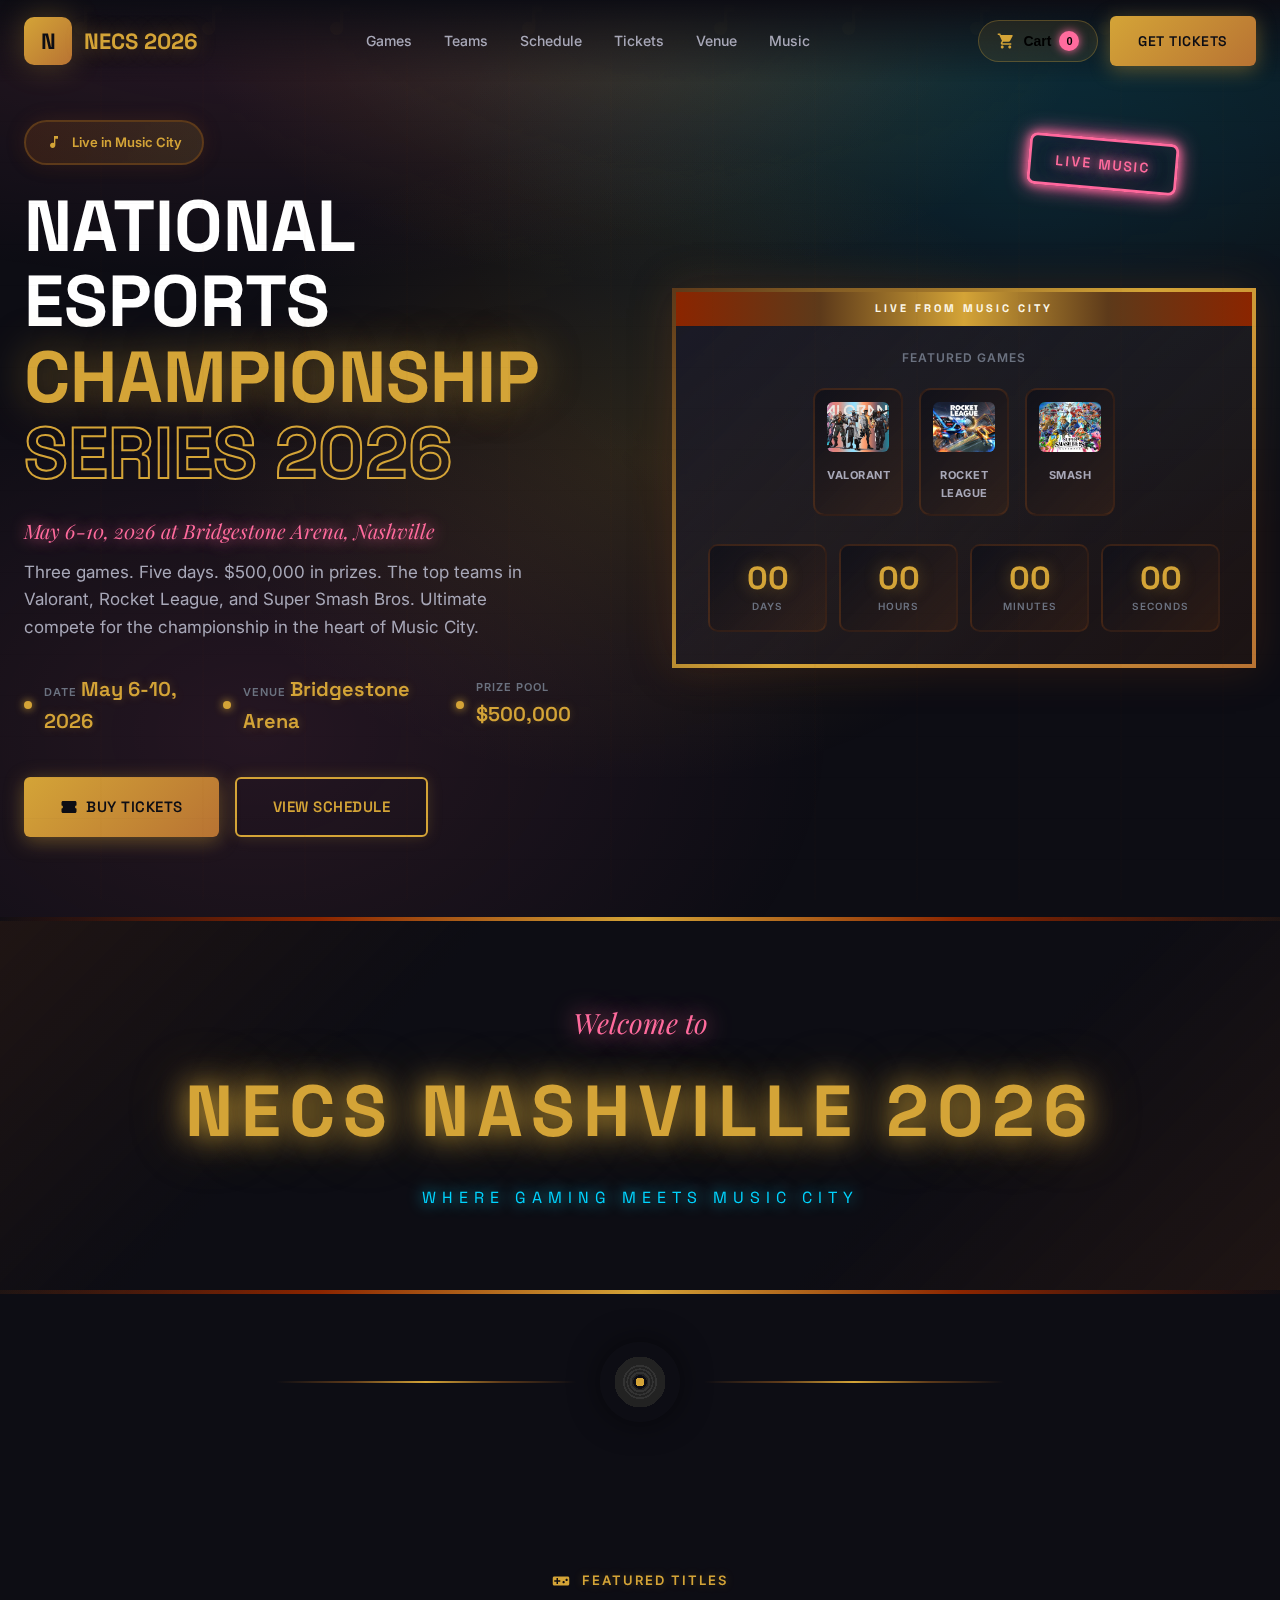
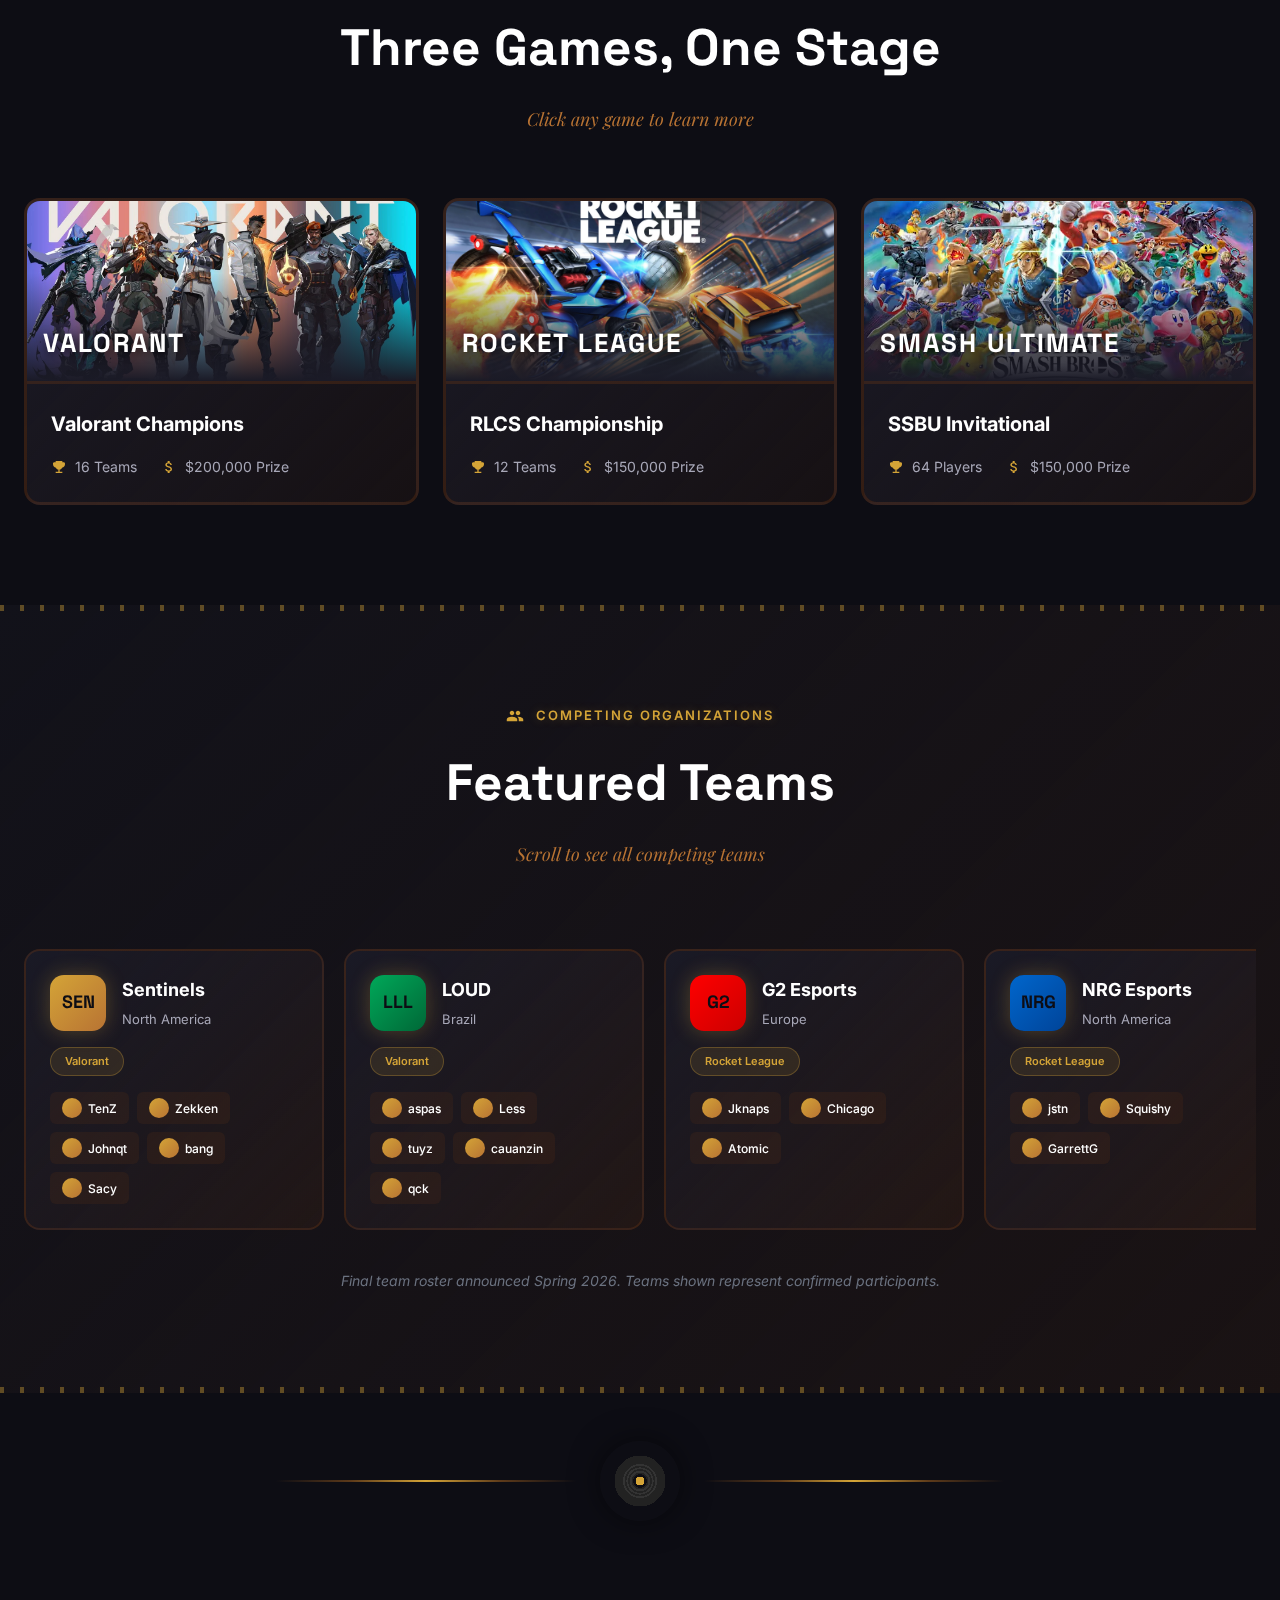
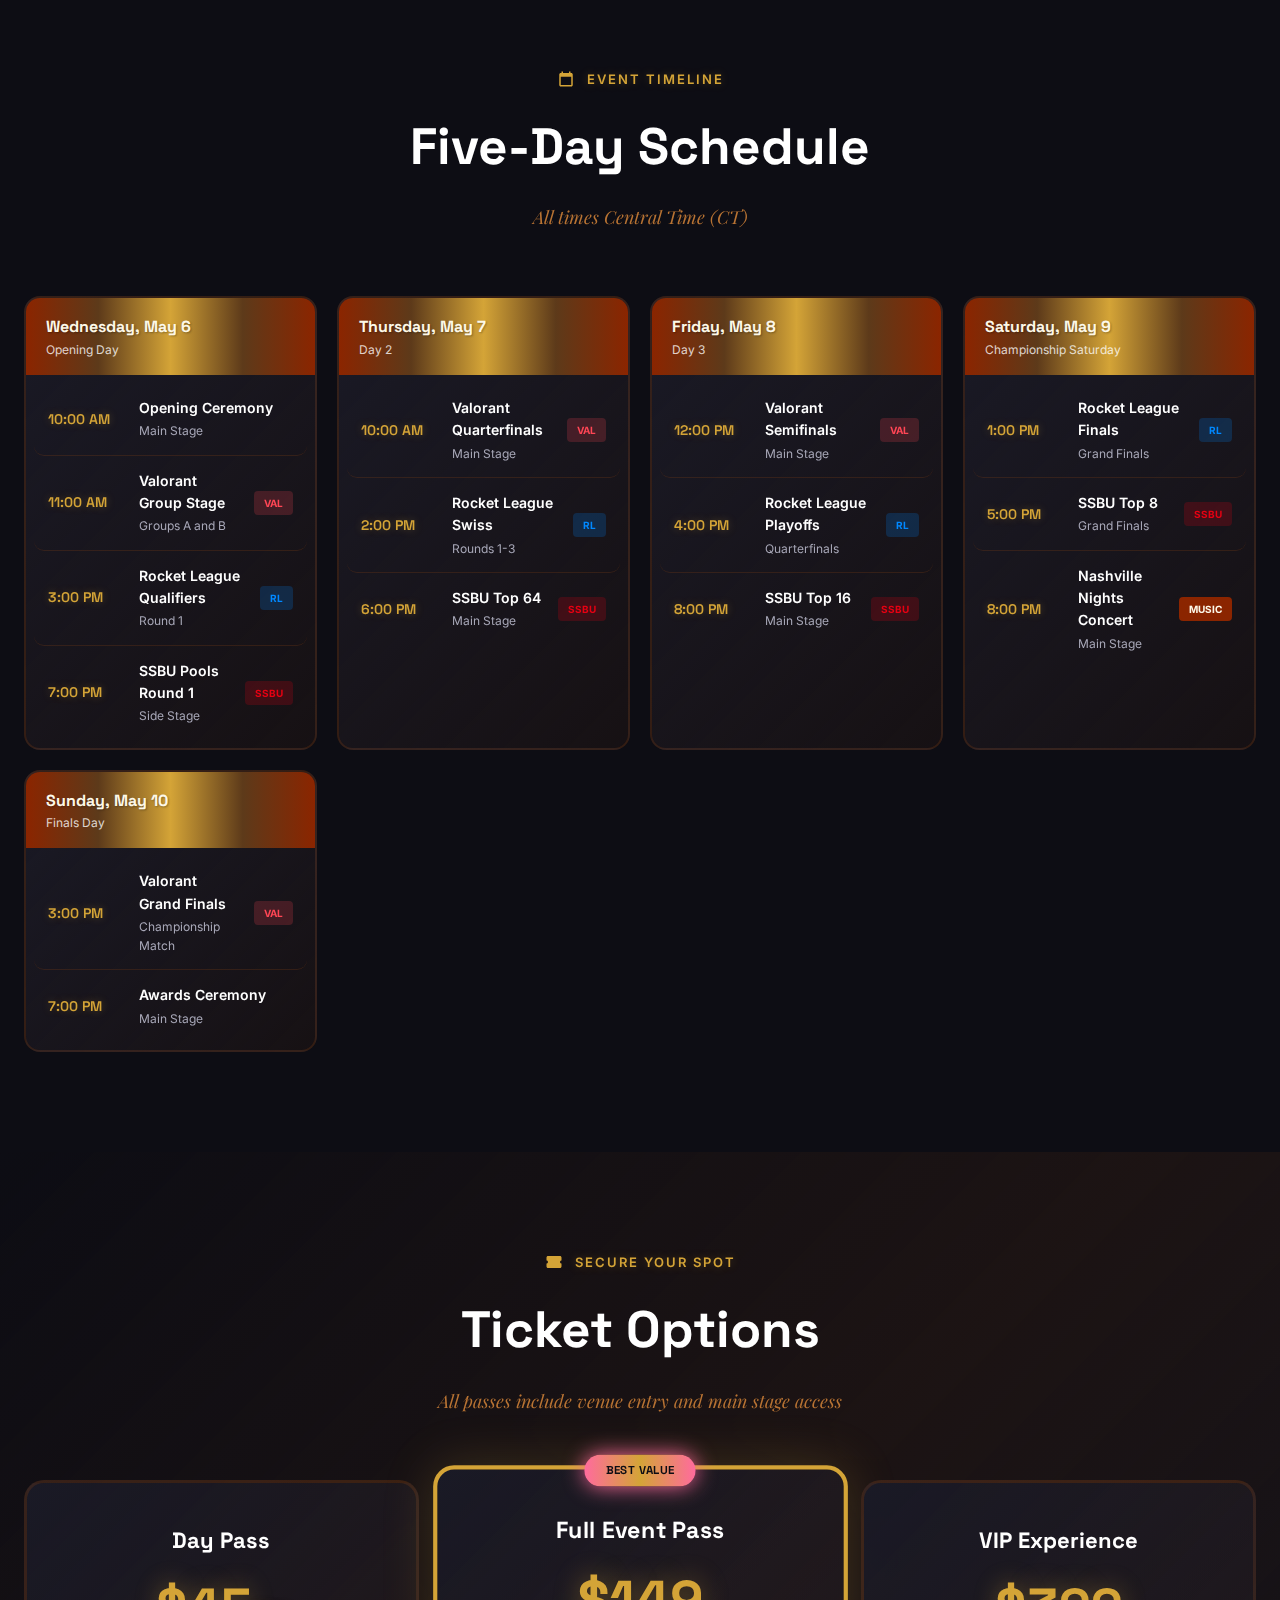
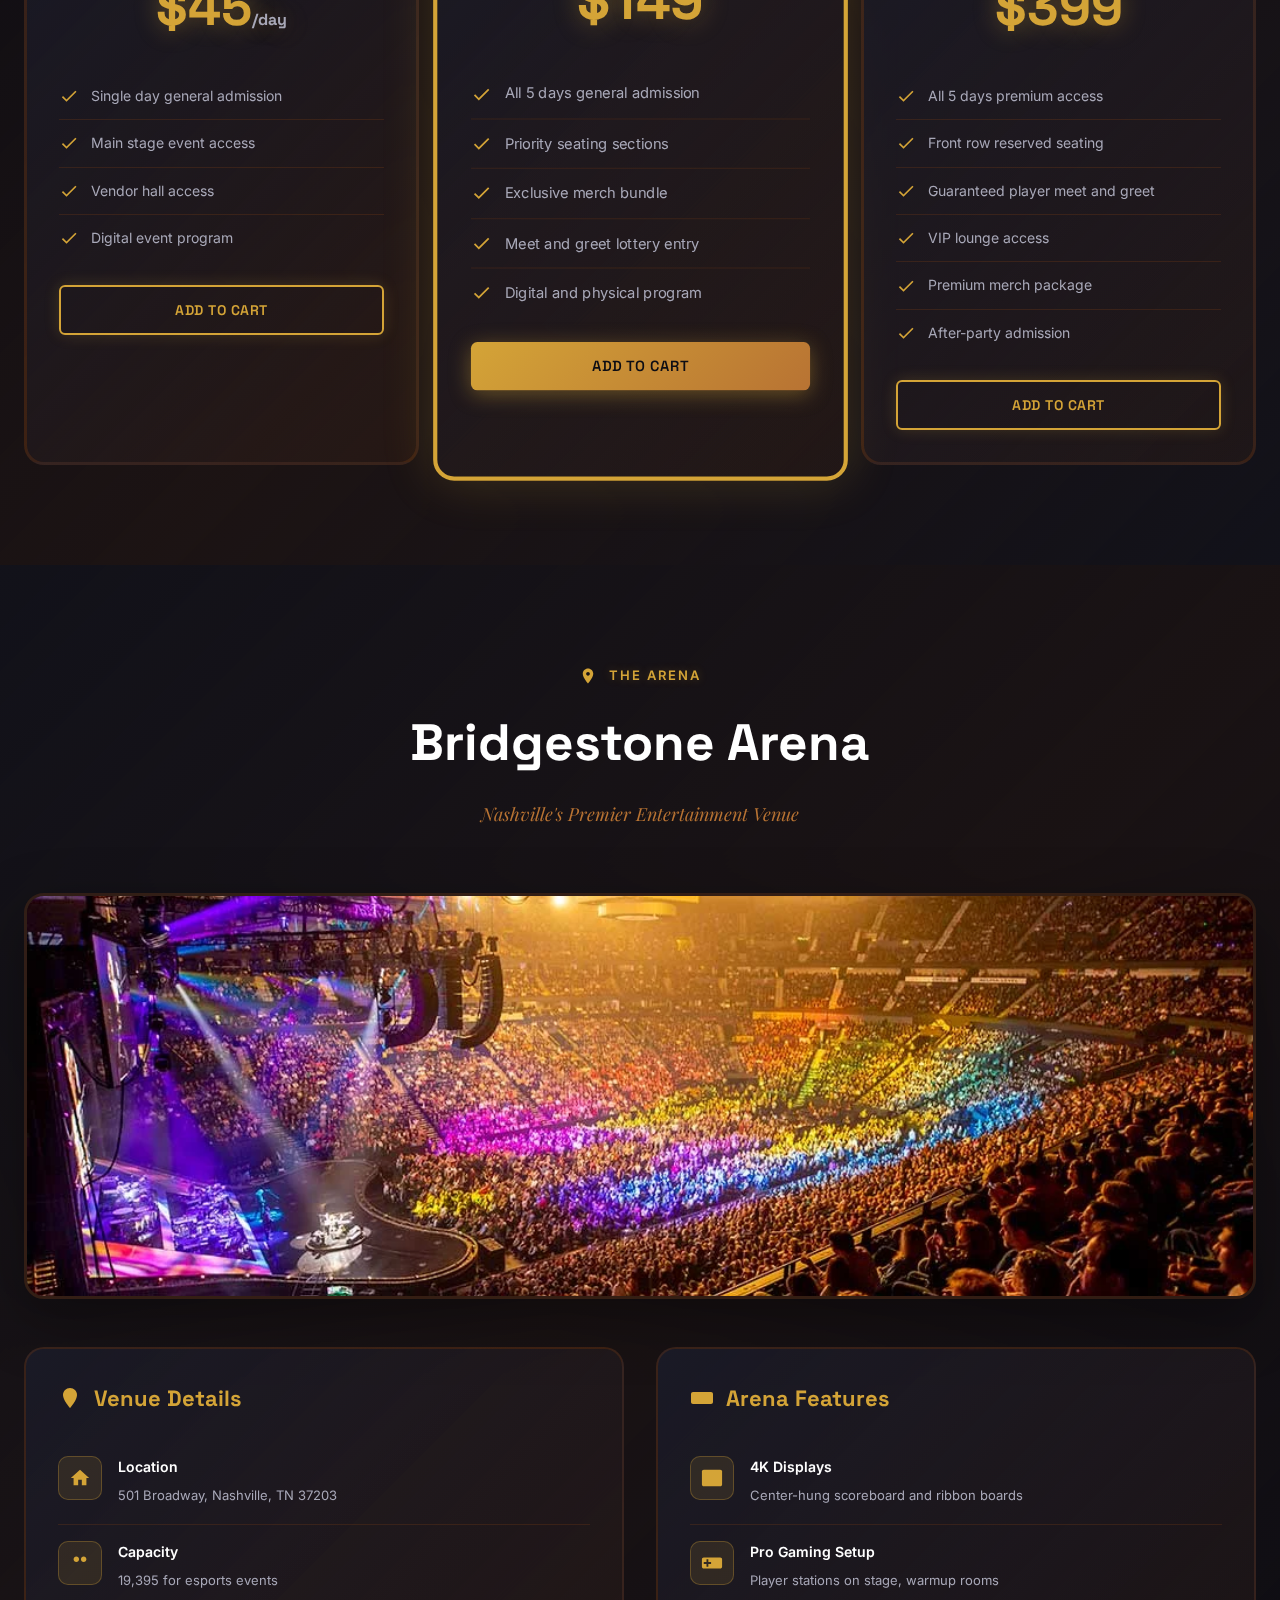
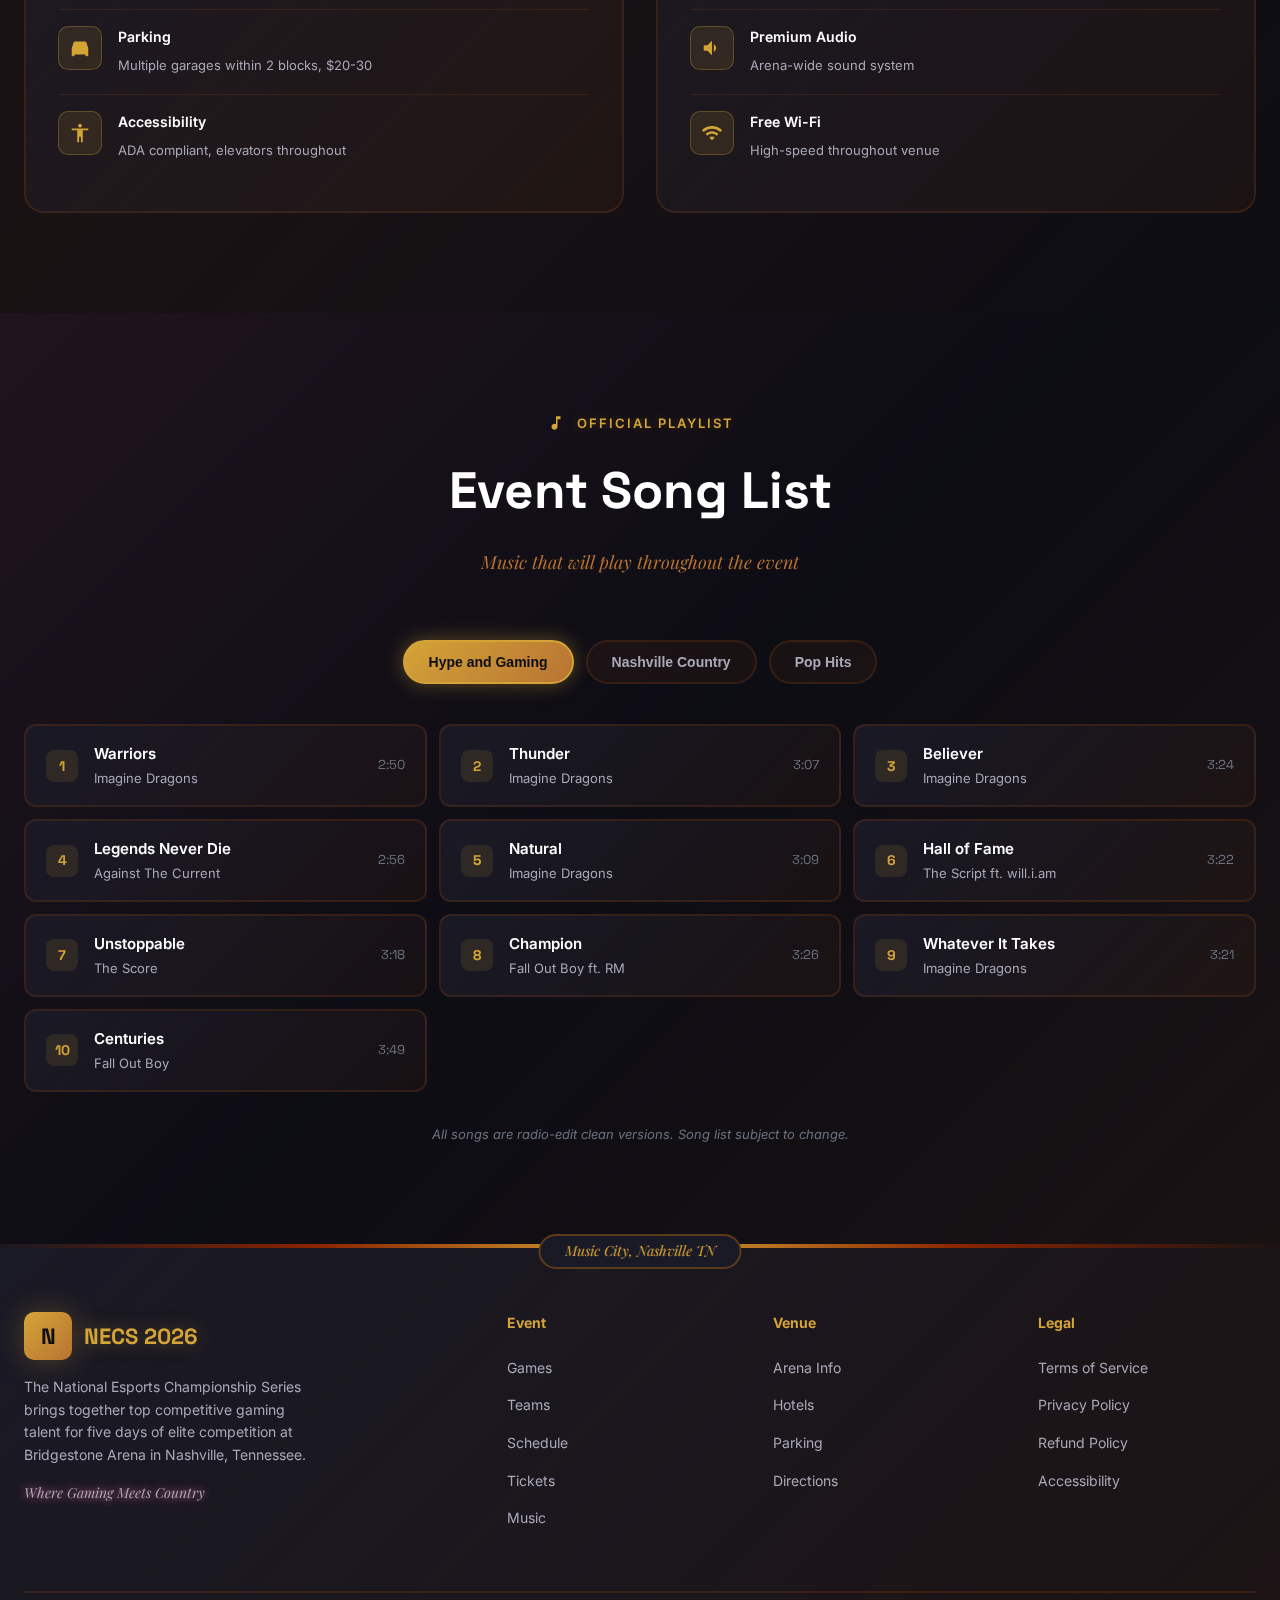
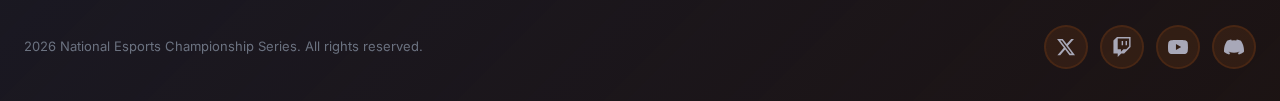
<file: index.html>
<!DOCTYPE html>
<html lang="en">
<head>
  <meta charset="UTF-8">
  <meta name="viewport" content="width=device-width, initial-scale=1.0">
  <title>NECS 2026 | National Esports Championship Series - Nashville</title>
  <meta name="description" content="The National Esports Championship Series 2026. May 6-10 at Bridgestone Arena, Nashville. $500,000 prize pool.">
  <link rel="preconnect" href="https://fonts.googleapis.com">
  <link href="https://fonts.googleapis.com/css2?family=Inter:wght@400;500;600;700;800&family=Playfair+Display:ital,wght@0,600;1,500&family=Space+Grotesk:wght@500;600;700&display=swap" rel="stylesheet">
  <link rel="stylesheet" href="styles.css">
</head>
<body>
  <a href="#main" class="skip-link">Skip to main content</a>

  <!-- floating music notes -->
  <div class="floating-notes" aria-hidden="true">
    <div class="note"><svg viewBox="0 0 24 24"><path d="M12 3v10.55c-.59-.34-1.27-.55-2-.55-2.21 0-4 1.79-4 4s1.79 4 4 4 4-1.79 4-4V7h4V3h-6z"/></svg></div>
    <div class="note"><svg viewBox="0 0 24 24"><path d="M12 3v10.55c-.59-.34-1.27-.55-2-.55-2.21 0-4 1.79-4 4s1.79 4 4 4 4-1.79 4-4V7h4V3h-6z"/></svg></div>
    <div class="note"><svg viewBox="0 0 24 24"><path d="M12 3v10.55c-.59-.34-1.27-.55-2-.55-2.21 0-4 1.79-4 4s1.79 4 4 4 4-1.79 4-4V7h4V3h-6z"/></svg></div>
    <div class="note"><svg viewBox="0 0 24 24"><path d="M12 3v10.55c-.59-.34-1.27-.55-2-.55-2.21 0-4 1.79-4 4s1.79 4 4 4 4-1.79 4-4V7h4V3h-6z"/></svg></div>
    <div class="note"><svg viewBox="0 0 24 24"><path d="M12 3v10.55c-.59-.34-1.27-.55-2-.55-2.21 0-4 1.79-4 4s1.79 4 4 4 4-1.79 4-4V7h4V3h-6z"/></svg></div>
    <div class="note"><svg viewBox="0 0 24 24"><path d="M12 3v10.55c-.59-.34-1.27-.55-2-.55-2.21 0-4 1.79-4 4s1.79 4 4 4 4-1.79 4-4V7h4V3h-6z"/></svg></div>
    <div class="note"><svg viewBox="0 0 24 24"><path d="M12 3v10.55c-.59-.34-1.27-.55-2-.55-2.21 0-4 1.79-4 4s1.79 4 4 4 4-1.79 4-4V7h4V3h-6z"/></svg></div>
    <div class="note"><svg viewBox="0 0 24 24"><path d="M12 3v10.55c-.59-.34-1.27-.55-2-.55-2.21 0-4 1.79-4 4s1.79 4 4 4 4-1.79 4-4V7h4V3h-6z"/></svg></div>
  </div>

  <!-- nav -->
  <nav class="nav" id="nav">
    <div class="nav-container">
      <a href="#" class="nav-brand">
        <div class="nav-logo">N</div>
        <span class="nav-title">NECS 2026</span>
      </a>

      <ul class="nav-links">
        <li><a href="#games" class="nav-link">Games</a></li>
        <li><a href="#teams" class="nav-link">Teams</a></li>
        <li><a href="#schedule" class="nav-link">Schedule</a></li>
        <li><a href="#tickets" class="nav-link">Tickets</a></li>
        <li><a href="#venue" class="nav-link">Venue</a></li>
        <li><a href="#music" class="nav-link">Music</a></li>
      </ul>

      <div class="nav-actions">
        <button class="nav-cart" id="cartBtn" aria-label="Open cart">
          <svg viewBox="0 0 24 24"><path d="M7 18c-1.1 0-1.99.9-1.99 2S5.9 22 7 22s2-.9 2-2-.9-2-2-2zM1 2v2h2l3.6 7.59-1.35 2.45c-.16.28-.25.61-.25.96 0 1.1.9 2 2 2h12v-2H7.42c-.14 0-.25-.11-.25-.25l.03-.12.9-1.63h7.45c.75 0 1.41-.41 1.75-1.03l3.58-6.49c.08-.14.12-.31.12-.48 0-.55-.45-1-1-1H5.21l-.94-2H1zm16 16c-1.1 0-1.99.9-1.99 2s.89 2 1.99 2 2-.9 2-2-.9-2-2-2z"/></svg>
          <span>Cart</span>
          <span class="cart-count" id="cartCount">0</span>
        </button>
        <a href="#tickets" class="btn btn-primary">Get Tickets</a>
        <button class="mobile-menu-btn" aria-label="Open menu" id="mobileMenuBtn">
          <svg width="24" height="24" viewBox="0 0 24 24" fill="currentColor"><path d="M3 18h18v-2H3v2zm0-5h18v-2H3v2zm0-7v2h18V6H3z"/></svg>
        </button>
      </div>
    </div>
  </nav>

  <!-- cart drawer -->
  <div class="cart-overlay" id="cartOverlay"></div>
  <aside class="cart-drawer" id="cartDrawer" role="dialog" aria-label="Shopping cart">
    <div class="cart-header">
      <span class="cart-title">Your Tickets</span>
      <button class="cart-close" id="cartClose" aria-label="Close cart">x</button>
    </div>
    <div class="cart-body" id="cartBody">
      <div class="cart-empty">
        <p><strong>Your cart is empty</strong></p>
        <p style="font-size:13px;margin-top:8px">Add tickets to get started</p>
      </div>
    </div>
    <div class="cart-footer">
      <div class="cart-total">
        <span class="cart-total-label">Subtotal</span>
        <span class="cart-total-value" id="cartTotal">$0</span>
      </div>
      <button class="btn btn-primary checkout-btn" id="checkoutBtn">Proceed to Checkout</button>
    </div>
  </aside>

  <!-- event modal -->
  <div class="modal-overlay" id="eventModal">
    <div class="modal">
      <div class="modal-header">
        <h3 class="modal-title" id="modalTitle">Event Details</h3>
        <button class="modal-close" id="modalClose">x</button>
      </div>
      <div class="modal-body" id="modalBody">
        <p id="modalDesc">Event description goes here.</p>
        <p><strong>Time:</strong> <span id="modalTime"></span></p>
        <p><strong>Stage:</strong> <span id="modalStage"></span></p>
      </div>
      <button class="btn btn-primary modal-btn" id="modalNotify">Set Reminder</button>
    </div>
  </div>

  <!-- toast -->
  <div class="toast" id="toast">Item added to cart</div>

  <main id="main">
    <!-- hero -->
    <section class="hero">
      <div class="hero-bg"></div>
      <div class="stage-lights"></div>
      <div class="neon-sign">LIVE MUSIC</div>

      <div class="hero-container">
        <div class="hero-content">
          <div class="hero-badge">
            <svg viewBox="0 0 24 24"><path d="M12 3v10.55c-.59-.34-1.27-.55-2-.55-2.21 0-4 1.79-4 4s1.79 4 4 4 4-1.79 4-4V7h4V3h-6z"/></svg>
            Live in Music City
          </div>

          <h1 class="hero-title">
            NATIONAL ESPORTS<br>
            <span class="hero-title-gold">CHAMPIONSHIP</span><br>
            <span class="hero-title-outline">SERIES 2026</span>
          </h1>

          <p class="hero-tagline">May 6-10, 2026 at Bridgestone Arena, Nashville</p>

          <p class="hero-subtitle">
            Three games. Five days. $500,000 in prizes. The top teams in Valorant, Rocket League, and Super Smash Bros. Ultimate compete for the championship in the heart of Music City.
          </p>

          <div class="hero-meta">
            <div class="hero-meta-item">
              <span class="hero-meta-label">Date</span>
              <span class="hero-meta-value">May 6-10, 2026</span>
            </div>
            <div class="hero-meta-item">
              <span class="hero-meta-label">Venue</span>
              <span class="hero-meta-value">Bridgestone Arena</span>
            </div>
            <div class="hero-meta-item">
              <span class="hero-meta-label">Prize Pool</span>
              <span class="hero-meta-value">$500,000</span>
            </div>
          </div>

          <div class="hero-actions">
            <a href="#tickets" class="btn btn-primary btn-lg">
              <svg viewBox="0 0 24 24" fill="currentColor"><path d="M22 10V6c0-1.11-.9-2-2-2H4c-1.1 0-1.99.89-1.99 2v4c1.1 0 1.99.9 1.99 2s-.89 2-2 2v4c0 1.1.9 2 2 2h16c1.1 0 2-.9 2-2v-4c-1.1 0-2-.9-2-2s.9-2 2-2z"/></svg>
              Buy Tickets
            </a>
            <a href="#schedule" class="btn btn-outline btn-lg">View Schedule</a>
          </div>
        </div>

        <div class="hero-card">
          <div class="hero-card-label">Featured Games</div>

          <div class="game-showcase">
            <a href="#games" class="game-item">
              <img class="game-item-img" src="images/img-1-f1a1305d46.png" alt="Valorant">
              <div class="game-name">Valorant</div>
            </a>
            <a href="#games" class="game-item">
              <img class="game-item-img" src="images/img-2-828f7bcd7e.png" alt="Rocket League">
              <div class="game-name">Rocket League</div>
            </a>
            <a href="#games" class="game-item">
              <img class="game-item-img" src="images/img-3-fcdd53f857.png" alt="Super Smash Bros Ultimate">
              <div class="game-name">Smash</div>
            </a>
          </div>

          <div class="countdown" aria-label="Countdown to event">
            <div class="countdown-item">
              <div class="countdown-value" id="days">--</div>
              <div class="countdown-label">Days</div>
            </div>
            <div class="countdown-item">
              <div class="countdown-value" id="hours">--</div>
              <div class="countdown-label">Hours</div>
            </div>
            <div class="countdown-item">
              <div class="countdown-value" id="minutes">--</div>
              <div class="countdown-label">Minutes</div>
            </div>
            <div class="countdown-item">
              <div class="countdown-value" id="seconds">--</div>
              <div class="countdown-label">Seconds</div>
            </div>
          </div>
        </div>
      </div>
    </section>

    <!-- nashville banner -->
    <div class="nashville-banner">
      <p class="nashville-text">Welcome to</p>
      <h2 class="nashville-title">NECS NASHVILLE 2026</h2>
      <p class="nashville-subtitle">WHERE GAMING MEETS MUSIC CITY</p>
    </div>

    <!-- vinyl divider -->
    <div class="vinyl-divider">
      <div class="vinyl-line"></div>
      <div class="vinyl-record"></div>
      <div class="vinyl-line"></div>
    </div>

    <!-- games section -->
    <section class="section" id="games">
      <div class="section-header">
        <div class="section-label">
          <svg viewBox="0 0 24 24"><path d="M21 6H3c-1.1 0-2 .9-2 2v8c0 1.1.9 2 2 2h18c1.1 0 2-.9 2-2V8c0-1.1-.9-2-2-2zm-10 7H8v3H6v-3H3v-2h3V8h2v3h3v2zm4.5 2c-.83 0-1.5-.67-1.5-1.5s.67-1.5 1.5-1.5 1.5.67 1.5 1.5-.67 1.5-1.5 1.5zm4-3c-.83 0-1.5-.67-1.5-1.5S18.67 9 19.5 9s1.5.67 1.5 1.5-.67 1.5-1.5 1.5z"/></svg>
          Featured Titles
        </div>
        <h2 class="section-title">Three Games, One Stage</h2>
        <p class="section-subtitle">Click any game to learn more</p>
      </div>

      <div class="games-grid">
        <article class="game-card" id="valorantCard" data-game="valorant">
          <div class="game-card-header">
            <img src="images/img-1-f1a1305d46.png" alt="Valorant">
            <h3 class="game-card-title">Valorant</h3>
          </div>
          <div class="game-card-body">
            <h4 class="game-card-name">Valorant Champions</h4>
            <div class="game-card-stats">
              <div class="game-stat">
                <svg viewBox="0 0 24 24"><path d="M19 5h-2V3H7v2H5c-1.1 0-2 .9-2 2v1c0 2.55 1.92 4.63 4.39 4.94.63 1.5 1.98 2.63 3.61 2.96V19H7v2h10v-2h-4v-3.1c1.63-.33 2.98-1.46 3.61-2.96C19.08 12.63 21 10.55 21 8V7c0-1.1-.9-2-2-2z"/></svg>
                <span>16 Teams</span>
              </div>
              <div class="game-stat">
                <svg viewBox="0 0 24 24"><path d="M11.8 10.9c-2.27-.59-3-1.2-3-2.15 0-1.09 1.01-1.85 2.7-1.85 1.78 0 2.44.85 2.5 2.1h2.21c-.07-1.72-1.12-3.3-3.21-3.81V3h-3v2.16c-1.94.42-3.5 1.68-3.5 3.61 0 2.31 1.91 3.46 4.7 4.13 2.5.6 3 1.48 3 2.41 0 .69-.49 1.79-2.7 1.79-2.06 0-2.87-.92-2.98-2.1h-2.2c.12 2.19 1.76 3.42 3.68 3.83V21h3v-2.15c1.95-.37 3.5-1.5 3.5-3.55 0-2.84-2.43-3.81-4.7-4.4z"/></svg>
                <span>$200,000 Prize</span>
              </div>
            </div>
          </div>
        </article>

        <article class="game-card" id="rocketCard" data-game="rocket">
          <div class="game-card-header">
            <img src="images/img-2-828f7bcd7e.png" alt="Rocket League">
            <h3 class="game-card-title">Rocket League</h3>
          </div>
          <div class="game-card-body">
            <h4 class="game-card-name">RLCS Championship</h4>
            <div class="game-card-stats">
              <div class="game-stat">
                <svg viewBox="0 0 24 24"><path d="M19 5h-2V3H7v2H5c-1.1 0-2 .9-2 2v1c0 2.55 1.92 4.63 4.39 4.94.63 1.5 1.98 2.63 3.61 2.96V19H7v2h10v-2h-4v-3.1c1.63-.33 2.98-1.46 3.61-2.96C19.08 12.63 21 10.55 21 8V7c0-1.1-.9-2-2-2z"/></svg>
                <span>12 Teams</span>
              </div>
              <div class="game-stat">
                <svg viewBox="0 0 24 24"><path d="M11.8 10.9c-2.27-.59-3-1.2-3-2.15 0-1.09 1.01-1.85 2.7-1.85 1.78 0 2.44.85 2.5 2.1h2.21c-.07-1.72-1.12-3.3-3.21-3.81V3h-3v2.16c-1.94.42-3.5 1.68-3.5 3.61 0 2.31 1.91 3.46 4.7 4.13 2.5.6 3 1.48 3 2.41 0 .69-.49 1.79-2.7 1.79-2.06 0-2.87-.92-2.98-2.1h-2.2c.12 2.19 1.76 3.42 3.68 3.83V21h3v-2.15c1.95-.37 3.5-1.5 3.5-3.55 0-2.84-2.43-3.81-4.7-4.4z"/></svg>
                <span>$150,000 Prize</span>
              </div>
            </div>
          </div>
        </article>

        <article class="game-card" id="smashCard" data-game="smash">
          <div class="game-card-header">
            <img src="images/img-3-fcdd53f857.png" alt="Super Smash Bros Ultimate">
            <h3 class="game-card-title">Smash Ultimate</h3>
          </div>
          <div class="game-card-body">
            <h4 class="game-card-name">SSBU Invitational</h4>
            <div class="game-card-stats">
              <div class="game-stat">
                <svg viewBox="0 0 24 24"><path d="M19 5h-2V3H7v2H5c-1.1 0-2 .9-2 2v1c0 2.55 1.92 4.63 4.39 4.94.63 1.5 1.98 2.63 3.61 2.96V19H7v2h10v-2h-4v-3.1c1.63-.33 2.98-1.46 3.61-2.96C19.08 12.63 21 10.55 21 8V7c0-1.1-.9-2-2-2z"/></svg>
                <span>64 Players</span>
              </div>
              <div class="game-stat">
                <svg viewBox="0 0 24 24"><path d="M11.8 10.9c-2.27-.59-3-1.2-3-2.15 0-1.09 1.01-1.85 2.7-1.85 1.78 0 2.44.85 2.5 2.1h2.21c-.07-1.72-1.12-3.3-3.21-3.81V3h-3v2.16c-1.94.42-3.5 1.68-3.5 3.61 0 2.31 1.91 3.46 4.7 4.13 2.5.6 3 1.48 3 2.41 0 .69-.49 1.79-2.7 1.79-2.06 0-2.87-.92-2.98-2.1h-2.2c.12 2.19 1.76 3.42 3.68 3.83V21h3v-2.15c1.95-.37 3.5-1.5 3.5-3.55 0-2.84-2.43-3.81-4.7-4.4z"/></svg>
                <span>$150,000 Prize</span>
              </div>
            </div>
          </div>
        </article>
      </div>
    </section>

    <!-- teams section -->
    <section class="teams-section" id="teams">
      <div class="teams-container">
        <div class="section-header">
          <div class="section-label">
            <svg viewBox="0 0 24 24"><path d="M16 11c1.66 0 2.99-1.34 2.99-3S17.66 5 16 5c-1.66 0-3 1.34-3 3s1.34 3 3 3zm-8 0c1.66 0 2.99-1.34 2.99-3S9.66 5 8 5C6.34 5 5 6.34 5 8s1.34 3 3 3zm0 2c-2.33 0-7 1.17-7 3.5V19h14v-2.5c0-2.33-4.67-3.5-7-3.5zm8 0c-.29 0-.62.02-.97.05 1.16.84 1.97 1.97 1.97 3.45V19h6v-2.5c0-2.33-4.67-3.5-7-3.5z"/></svg>
            Competing Organizations
          </div>
          <h2 class="section-title">Featured Teams</h2>
          <p class="section-subtitle">Scroll to see all competing teams</p>
        </div>

        <div class="teams-scroll">
          <article class="team-card">
            <div class="team-header">
              <div class="team-logo">SEN</div>
              <div class="team-info">
                <h3>Sentinels</h3>
                <p>North America</p>
              </div>
            </div>
            <span class="team-game-badge">Valorant</span>
            <div class="team-roster">
              <div class="roster-player"><div class="player-avatar"></div>TenZ</div>
              <div class="roster-player"><div class="player-avatar"></div>Zekken</div>
              <div class="roster-player"><div class="player-avatar"></div>Johnqt</div>
              <div class="roster-player"><div class="player-avatar"></div>bang</div>
              <div class="roster-player"><div class="player-avatar"></div>Sacy</div>
            </div>
          </article>

          <article class="team-card">
            <div class="team-header">
              <div class="team-logo" style="background: linear-gradient(135deg, #00A859, #006837);">LLL</div>
              <div class="team-info">
                <h3>LOUD</h3>
                <p>Brazil</p>
              </div>
            </div>
            <span class="team-game-badge">Valorant</span>
            <div class="team-roster">
              <div class="roster-player"><div class="player-avatar"></div>aspas</div>
              <div class="roster-player"><div class="player-avatar"></div>Less</div>
              <div class="roster-player"><div class="player-avatar"></div>tuyz</div>
              <div class="roster-player"><div class="player-avatar"></div>cauanzin</div>
              <div class="roster-player"><div class="player-avatar"></div>qck</div>
            </div>
          </article>

          <article class="team-card">
            <div class="team-header">
              <div class="team-logo" style="background: linear-gradient(135deg, #FF0000, #CC0000);">G2</div>
              <div class="team-info">
                <h3>G2 Esports</h3>
                <p>Europe</p>
              </div>
            </div>
            <span class="team-game-badge">Rocket League</span>
            <div class="team-roster">
              <div class="roster-player"><div class="player-avatar"></div>Jknaps</div>
              <div class="roster-player"><div class="player-avatar"></div>Chicago</div>
              <div class="roster-player"><div class="player-avatar"></div>Atomic</div>
            </div>
          </article>

          <article class="team-card">
            <div class="team-header">
              <div class="team-logo" style="background: linear-gradient(135deg, #0066CC, #004499);">NRG</div>
              <div class="team-info">
                <h3>NRG Esports</h3>
                <p>North America</p>
              </div>
            </div>
            <span class="team-game-badge">Rocket League</span>
            <div class="team-roster">
              <div class="roster-player"><div class="player-avatar"></div>jstn</div>
              <div class="roster-player"><div class="player-avatar"></div>Squishy</div>
              <div class="roster-player"><div class="player-avatar"></div>GarrettG</div>
            </div>
          </article>

          <article class="team-card">
            <div class="team-header">
              <div class="team-logo" style="background: linear-gradient(135deg, #E60012, #990000);">T1</div>
              <div class="team-info">
                <h3>T1 Esports</h3>
                <p>Mexico</p>
              </div>
            </div>
            <span class="team-game-badge">Smash Ultimate</span>
            <div class="team-roster">
              <div class="roster-player"><div class="player-avatar"></div>MkLeo</div>
            </div>
          </article>

          <article class="team-card">
            <div class="team-header">
              <div class="team-logo" style="background: linear-gradient(135deg, #1A4D2E, #0D2818);">FLC</div>
              <div class="team-info">
                <h3>Team Falcons</h3>
                <p>Mexico</p>
              </div>
            </div>
            <span class="team-game-badge">Smash Ultimate</span>
            <div class="team-roster">
              <div class="roster-player"><div class="player-avatar"></div>Sparg0</div>
            </div>
          </article>
        </div>

        <p class="teams-note">Final team roster announced Spring 2026. Teams shown represent confirmed participants.</p>
      </div>
    </section>

    <!-- vinyl divider -->
    <div class="vinyl-divider">
      <div class="vinyl-line"></div>
      <div class="vinyl-record"></div>
      <div class="vinyl-line"></div>
    </div>

    <!-- schedule section -->
    <section class="section" id="schedule">
      <div class="section-header">
        <div class="section-label">
          <svg viewBox="0 0 24 24"><path d="M19 4h-1V2h-2v2H8V2H6v2H5c-1.11 0-1.99.9-1.99 2L3 20c0 1.1.89 2 2 2h14c1.1 0 2-.9 2-2V6c0-1.1-.9-2-2-2zm0 16H5V9h14v11z"/></svg>
          Event Timeline
        </div>
        <h2 class="section-title">Five-Day Schedule</h2>
        <p class="section-subtitle">All times Central Time (CT)</p>
      </div>

      <div class="schedule-grid">
        <div class="schedule-day">
          <div class="schedule-day-header">
            <h3>Wednesday, May 6</h3>
            <p>Opening Day</p>
          </div>
          <div class="schedule-events">
            <div class="schedule-event" data-event="Opening Ceremony" data-time="10:00 AM" data-stage="Main Stage">
              <span class="event-time">10:00 AM</span>
              <div class="event-info"><div class="event-title">Opening Ceremony</div><div class="event-game">Main Stage</div></div>
            </div>
            <div class="schedule-event" data-event="Valorant Group Stage" data-time="11:00 AM" data-stage="Groups A and B">
              <span class="event-time">11:00 AM</span>
              <div class="event-info"><div class="event-title">Valorant Group Stage</div><div class="event-game">Groups A and B</div></div>
              <span class="event-badge val">VAL</span>
            </div>
            <div class="schedule-event" data-event="Rocket League Qualifiers" data-time="3:00 PM" data-stage="Round 1">
              <span class="event-time">3:00 PM</span>
              <div class="event-info"><div class="event-title">Rocket League Qualifiers</div><div class="event-game">Round 1</div></div>
              <span class="event-badge rl">RL</span>
            </div>
            <div class="schedule-event" data-event="SSBU Pools Round 1" data-time="7:00 PM" data-stage="Side Stage">
              <span class="event-time">7:00 PM</span>
              <div class="event-info"><div class="event-title">SSBU Pools Round 1</div><div class="event-game">Side Stage</div></div>
              <span class="event-badge ssbu">SSBU</span>
            </div>
          </div>
        </div>

        <div class="schedule-day">
          <div class="schedule-day-header">
            <h3>Thursday, May 7</h3>
            <p>Day 2</p>
          </div>
          <div class="schedule-events">
            <div class="schedule-event" data-event="Valorant Quarterfinals" data-time="10:00 AM" data-stage="Main Stage">
              <span class="event-time">10:00 AM</span>
              <div class="event-info"><div class="event-title">Valorant Quarterfinals</div><div class="event-game">Main Stage</div></div>
              <span class="event-badge val">VAL</span>
            </div>
            <div class="schedule-event" data-event="Rocket League Swiss Rounds 1-3" data-time="2:00 PM" data-stage="Side Stage">
              <span class="event-time">2:00 PM</span>
              <div class="event-info"><div class="event-title">Rocket League Swiss</div><div class="event-game">Rounds 1-3</div></div>
              <span class="event-badge rl">RL</span>
            </div>
            <div class="schedule-event" data-event="SSBU Top 64" data-time="6:00 PM" data-stage="Main Stage">
              <span class="event-time">6:00 PM</span>
              <div class="event-info"><div class="event-title">SSBU Top 64</div><div class="event-game">Main Stage</div></div>
              <span class="event-badge ssbu">SSBU</span>
            </div>
          </div>
        </div>

        <div class="schedule-day">
          <div class="schedule-day-header">
            <h3>Friday, May 8</h3>
            <p>Day 3</p>
          </div>
          <div class="schedule-events">
            <div class="schedule-event" data-event="Valorant Semifinals" data-time="12:00 PM" data-stage="Main Stage">
              <span class="event-time">12:00 PM</span>
              <div class="event-info"><div class="event-title">Valorant Semifinals</div><div class="event-game">Main Stage</div></div>
              <span class="event-badge val">VAL</span>
            </div>
            <div class="schedule-event" data-event="Rocket League Quarterfinals" data-time="4:00 PM" data-stage="Main Stage">
              <span class="event-time">4:00 PM</span>
              <div class="event-info"><div class="event-title">Rocket League Playoffs</div><div class="event-game">Quarterfinals</div></div>
              <span class="event-badge rl">RL</span>
            </div>
            <div class="schedule-event" data-event="SSBU Top 16" data-time="8:00 PM" data-stage="Main Stage">
              <span class="event-time">8:00 PM</span>
              <div class="event-info"><div class="event-title">SSBU Top 16</div><div class="event-game">Main Stage</div></div>
              <span class="event-badge ssbu">SSBU</span>
            </div>
          </div>
        </div>

        <div class="schedule-day">
          <div class="schedule-day-header">
            <h3>Saturday, May 9</h3>
            <p>Championship Saturday</p>
          </div>
          <div class="schedule-events">
            <div class="schedule-event" data-event="Rocket League Grand Finals" data-time="1:00 PM" data-stage="Main Stage">
              <span class="event-time">1:00 PM</span>
              <div class="event-info"><div class="event-title">Rocket League Finals</div><div class="event-game">Grand Finals</div></div>
              <span class="event-badge rl">RL</span>
            </div>
            <div class="schedule-event" data-event="SSBU Top 8 Grand Finals" data-time="5:00 PM" data-stage="Main Stage">
              <span class="event-time">5:00 PM</span>
              <div class="event-info"><div class="event-title">SSBU Top 8</div><div class="event-game">Grand Finals</div></div>
              <span class="event-badge ssbu">SSBU</span>
            </div>
            <div class="schedule-event" data-event="Nashville Nights Concert" data-time="8:00 PM" data-stage="Main Stage">
              <span class="event-time">8:00 PM</span>
              <div class="event-info"><div class="event-title">Nashville Nights Concert</div><div class="event-game">Main Stage</div></div>
              <span class="event-badge music">MUSIC</span>
            </div>
          </div>
        </div>

        <div class="schedule-day">
          <div class="schedule-day-header">
            <h3>Sunday, May 10</h3>
            <p>Finals Day</p>
          </div>
          <div class="schedule-events">
            <div class="schedule-event" data-event="Valorant Grand Finals Championship" data-time="3:00 PM" data-stage="Main Stage">
              <span class="event-time">3:00 PM</span>
              <div class="event-info"><div class="event-title">Valorant Grand Finals</div><div class="event-game">Championship Match</div></div>
              <span class="event-badge val">VAL</span>
            </div>
            <div class="schedule-event" data-event="Awards Ceremony" data-time="7:00 PM" data-stage="Main Stage">
              <span class="event-time">7:00 PM</span>
              <div class="event-info"><div class="event-title">Awards Ceremony</div><div class="event-game">Main Stage</div></div>
            </div>
          </div>
        </div>
      </div>
    </section>

    <!-- tickets section -->
    <section class="tickets-section" id="tickets">
      <div class="tickets-container">
        <div class="section-header">
          <div class="section-label">
            <svg viewBox="0 0 24 24"><path d="M22 10V6c0-1.11-.9-2-2-2H4c-1.1 0-1.99.89-1.99 2v4c1.1 0 1.99.9 1.99 2s-.89 2-2 2v4c0 1.1.9 2 2 2h16c1.1 0 2-.9 2-2v-4c-1.1 0-2-.9-2-2s.9-2 2-2z"/></svg>
            Secure Your Spot
          </div>
          <h2 class="section-title">Ticket Options</h2>
          <p class="section-subtitle">All passes include venue entry and main stage access</p>
        </div>

        <div class="tickets-grid">
          <article class="ticket-card">
            <h3 class="ticket-name">Day Pass</h3>
            <div class="ticket-price">$45<span>/day</span></div>
            <ul class="ticket-features">
              <li><span class="feature-check"><svg viewBox="0 0 24 24"><path d="M9 16.17L4.83 12l-1.42 1.41L9 19 21 7l-1.41-1.41z"/></svg></span>Single day general admission</li>
              <li><span class="feature-check"><svg viewBox="0 0 24 24"><path d="M9 16.17L4.83 12l-1.42 1.41L9 19 21 7l-1.41-1.41z"/></svg></span>Main stage event access</li>
              <li><span class="feature-check"><svg viewBox="0 0 24 24"><path d="M9 16.17L4.83 12l-1.42 1.41L9 19 21 7l-1.41-1.41z"/></svg></span>Vendor hall access</li>
              <li><span class="feature-check"><svg viewBox="0 0 24 24"><path d="M9 16.17L4.83 12l-1.42 1.41L9 19 21 7l-1.41-1.41z"/></svg></span>Digital event program</li>
            </ul>
            <button class="btn btn-outline ticket-btn" data-ticket="day">Add to Cart</button>
          </article>

          <article class="ticket-card featured">
            <span class="ticket-popular">Best Value</span>
            <h3 class="ticket-name">Full Event Pass</h3>
            <div class="ticket-price">$149</div>
            <ul class="ticket-features">
              <li><span class="feature-check"><svg viewBox="0 0 24 24"><path d="M9 16.17L4.83 12l-1.42 1.41L9 19 21 7l-1.41-1.41z"/></svg></span>All 5 days general admission</li>
              <li><span class="feature-check"><svg viewBox="0 0 24 24"><path d="M9 16.17L4.83 12l-1.42 1.41L9 19 21 7l-1.41-1.41z"/></svg></span>Priority seating sections</li>
              <li><span class="feature-check"><svg viewBox="0 0 24 24"><path d="M9 16.17L4.83 12l-1.42 1.41L9 19 21 7l-1.41-1.41z"/></svg></span>Exclusive merch bundle</li>
              <li><span class="feature-check"><svg viewBox="0 0 24 24"><path d="M9 16.17L4.83 12l-1.42 1.41L9 19 21 7l-1.41-1.41z"/></svg></span>Meet and greet lottery entry</li>
              <li><span class="feature-check"><svg viewBox="0 0 24 24"><path d="M9 16.17L4.83 12l-1.42 1.41L9 19 21 7l-1.41-1.41z"/></svg></span>Digital and physical program</li>
            </ul>
            <button class="btn btn-primary ticket-btn" data-ticket="full">Add to Cart</button>
          </article>

          <article class="ticket-card">
            <h3 class="ticket-name">VIP Experience</h3>
            <div class="ticket-price">$399</div>
            <ul class="ticket-features">
              <li><span class="feature-check"><svg viewBox="0 0 24 24"><path d="M9 16.17L4.83 12l-1.42 1.41L9 19 21 7l-1.41-1.41z"/></svg></span>All 5 days premium access</li>
              <li><span class="feature-check"><svg viewBox="0 0 24 24"><path d="M9 16.17L4.83 12l-1.42 1.41L9 19 21 7l-1.41-1.41z"/></svg></span>Front row reserved seating</li>
              <li><span class="feature-check"><svg viewBox="0 0 24 24"><path d="M9 16.17L4.83 12l-1.42 1.41L9 19 21 7l-1.41-1.41z"/></svg></span>Guaranteed player meet and greet</li>
              <li><span class="feature-check"><svg viewBox="0 0 24 24"><path d="M9 16.17L4.83 12l-1.42 1.41L9 19 21 7l-1.41-1.41z"/></svg></span>VIP lounge access</li>
              <li><span class="feature-check"><svg viewBox="0 0 24 24"><path d="M9 16.17L4.83 12l-1.42 1.41L9 19 21 7l-1.41-1.41z"/></svg></span>Premium merch package</li>
              <li><span class="feature-check"><svg viewBox="0 0 24 24"><path d="M9 16.17L4.83 12l-1.42 1.41L9 19 21 7l-1.41-1.41z"/></svg></span>After-party admission</li>
            </ul>
            <button class="btn btn-outline ticket-btn" data-ticket="vip">Add to Cart</button>
          </article>
        </div>
      </div>
    </section>

    <!-- venue section -->
    <section class="section venue-section" id="venue">
      <div class="section-header">
        <div class="section-label">
          <svg viewBox="0 0 24 24"><path d="M12 2C8.13 2 5 5.13 5 9c0 5.25 7 13 7 13s7-7.75 7-13c0-3.87-3.13-7-7-7zm0 9.5c-1.38 0-2.5-1.12-2.5-2.5s1.12-2.5 2.5-2.5 2.5 1.12 2.5 2.5-1.12 2.5-2.5 2.5z"/></svg>
          The Arena
        </div>
        <h2 class="section-title">Bridgestone Arena</h2>
        <p class="section-subtitle">Nashville's Premier Entertainment Venue</p>
      </div>

      <div class="venue-image-container">
        <img class="venue-image" src="images/img-4-9349c27fbb.png" alt="Bridgestone Arena interior during a concert">
      </div>

      <div class="venue-grid">
        <div class="venue-card">
          <h3>
            <svg viewBox="0 0 24 24"><path d="M12 2C8.13 2 5 5.13 5 9c0 5.25 7 13 7 13s7-7.75 7-13c0-3.87-3.13-7-7-7z"/></svg>
            Venue Details
          </h3>
          <ul class="venue-list">
            <li>
              <div class="venue-icon"><svg viewBox="0 0 24 24"><path d="M10 20v-6h4v6h5v-8h3L12 3 2 12h3v8z"/></svg></div>
              <div class="venue-text"><strong>Location</strong><span>501 Broadway, Nashville, TN 37203</span></div>
            </li>
            <li>
              <div class="venue-icon"><svg viewBox="0 0 24 24"><path d="M16 11c1.66 0 2.99-1.34 2.99-3S17.66 5 16 5c-1.66 0-3 1.34-3 3s1.34 3 3 3zm-8 0c1.66 0 2.99-1.34 2.99-3S9.66 5 8 5C6.34 5 5 6.34 5 8s1.34 3 3 3z"/></svg></div>
              <div class="venue-text"><strong>Capacity</strong><span>19,395 for esports events</span></div>
            </li>
            <li>
              <div class="venue-icon"><svg viewBox="0 0 24 24"><path d="M18.92 6.01C18.72 5.42 18.16 5 17.5 5h-11c-.66 0-1.21.42-1.42 1.01L3 12v8c0 .55.45 1 1 1h1c.55 0 1-.45 1-1v-1h12v1c0 .55.45 1 1 1h1c.55 0 1-.45 1-1v-8l-2.08-5.99z"/></svg></div>
              <div class="venue-text"><strong>Parking</strong><span>Multiple garages within 2 blocks, $20-30</span></div>
            </li>
            <li>
              <div class="venue-icon"><svg viewBox="0 0 24 24"><path d="M12 2c1.1 0 2 .9 2 2s-.9 2-2 2-2-.9-2-2 .9-2 2-2zm9 7h-6v13h-2v-6h-2v6H9V9H3V7h18v2z"/></svg></div>
              <div class="venue-text"><strong>Accessibility</strong><span>ADA compliant, elevators throughout</span></div>
            </li>
          </ul>
        </div>

        <div class="venue-card">
          <h3>
            <svg viewBox="0 0 24 24"><path d="M21 6H3c-1.1 0-2 .9-2 2v8c0 1.1.9 2 2 2h18c1.1 0 2-.9 2-2V8c0-1.1-.9-2-2-2z"/></svg>
            Arena Features
          </h3>
          <ul class="venue-list">
            <li>
              <div class="venue-icon"><svg viewBox="0 0 24 24"><path d="M21 3H3c-1.1 0-2 .9-2 2v14c0 1.1.9 2 2 2h18c1.1 0 2-.9 2-2V5c0-1.1-.9-2-2-2z"/></svg></div>
              <div class="venue-text"><strong>4K Displays</strong><span>Center-hung scoreboard and ribbon boards</span></div>
            </li>
            <li>
              <div class="venue-icon"><svg viewBox="0 0 24 24"><path d="M21 6H3c-1.1 0-2 .9-2 2v8c0 1.1.9 2 2 2h18c1.1 0 2-.9 2-2V8c0-1.1-.9-2-2-2zm-10 7H8v3H6v-3H3v-2h3V8h2v3h3v2z"/></svg></div>
              <div class="venue-text"><strong>Pro Gaming Setup</strong><span>Player stations on stage, warmup rooms</span></div>
            </li>
            <li>
              <div class="venue-icon"><svg viewBox="0 0 24 24"><path d="M3 9v6h4l5 5V4L7 9H3zm13.5 3c0-1.77-1.02-3.29-2.5-4.03v8.05c1.48-.73 2.5-2.25 2.5-4.02z"/></svg></div>
              <div class="venue-text"><strong>Premium Audio</strong><span>Arena-wide sound system</span></div>
            </li>
            <li>
              <div class="venue-icon"><svg viewBox="0 0 24 24"><path d="M1 9l2 2c4.97-4.97 13.03-4.97 18 0l2-2C16.93 2.93 7.08 2.93 1 9zm8 8l3 3 3-3c-1.65-1.66-4.34-1.66-6 0zm-4-4l2 2c2.76-2.76 7.24-2.76 10 0l2-2C15.14 9.14 8.87 9.14 5 13z"/></svg></div>
              <div class="venue-text"><strong>Free Wi-Fi</strong><span>High-speed throughout venue</span></div>
            </li>
          </ul>
        </div>
      </div>
    </section>

    <!-- music section -->
    <section class="music-section" id="music">
      <div class="music-container">
        <div class="section-header">
          <div class="section-label">
            <svg viewBox="0 0 24 24"><path d="M12 3v10.55c-.59-.34-1.27-.55-2-.55-2.21 0-4 1.79-4 4s1.79 4 4 4 4-1.79 4-4V7h4V3h-6z"/></svg>
            Official Playlist
          </div>
          <h2 class="section-title">Event Song List</h2>
          <p class="section-subtitle">Music that will play throughout the event</p>
        </div>

        <div class="music-tabs">
          <button class="music-tab active" data-tab="hype">Hype and Gaming</button>
          <button class="music-tab" data-tab="country">Nashville Country</button>
          <button class="music-tab" data-tab="pop">Pop Hits</button>
        </div>

        <div class="music-list active" id="hype">
          <div class="song-grid">
            <div class="song-item"><div class="song-number">1</div><div class="song-info"><div class="song-title">Warriors</div><div class="song-artist">Imagine Dragons</div></div><span class="song-duration">2:50</span></div>
            <div class="song-item"><div class="song-number">2</div><div class="song-info"><div class="song-title">Thunder</div><div class="song-artist">Imagine Dragons</div></div><span class="song-duration">3:07</span></div>
            <div class="song-item"><div class="song-number">3</div><div class="song-info"><div class="song-title">Believer</div><div class="song-artist">Imagine Dragons</div></div><span class="song-duration">3:24</span></div>
            <div class="song-item"><div class="song-number">4</div><div class="song-info"><div class="song-title">Legends Never Die</div><div class="song-artist">Against The Current</div></div><span class="song-duration">2:56</span></div>
            <div class="song-item"><div class="song-number">5</div><div class="song-info"><div class="song-title">Natural</div><div class="song-artist">Imagine Dragons</div></div><span class="song-duration">3:09</span></div>
            <div class="song-item"><div class="song-number">6</div><div class="song-info"><div class="song-title">Hall of Fame</div><div class="song-artist">The Script ft. will.i.am</div></div><span class="song-duration">3:22</span></div>
            <div class="song-item"><div class="song-number">7</div><div class="song-info"><div class="song-title">Unstoppable</div><div class="song-artist">The Score</div></div><span class="song-duration">3:18</span></div>
            <div class="song-item"><div class="song-number">8</div><div class="song-info"><div class="song-title">Champion</div><div class="song-artist">Fall Out Boy ft. RM</div></div><span class="song-duration">3:26</span></div>
            <div class="song-item"><div class="song-number">9</div><div class="song-info"><div class="song-title">Whatever It Takes</div><div class="song-artist">Imagine Dragons</div></div><span class="song-duration">3:21</span></div>
            <div class="song-item"><div class="song-number">10</div><div class="song-info"><div class="song-title">Centuries</div><div class="song-artist">Fall Out Boy</div></div><span class="song-duration">3:49</span></div>
          </div>
        </div>

        <div class="music-list" id="country">
          <div class="song-grid">
            <div class="song-item"><div class="song-number">1</div><div class="song-info"><div class="song-title">Cruise</div><div class="song-artist">Florida Georgia Line</div></div><span class="song-duration">3:24</span></div>
            <div class="song-item"><div class="song-number">2</div><div class="song-info"><div class="song-title">Tennessee Whiskey</div><div class="song-artist">Chris Stapleton</div></div><span class="song-duration">4:53</span></div>
            <div class="song-item"><div class="song-number">3</div><div class="song-info"><div class="song-title">Body Like a Back Road</div><div class="song-artist">Sam Hunt</div></div><span class="song-duration">2:51</span></div>
            <div class="song-item"><div class="song-number">4</div><div class="song-info"><div class="song-title">Meant to Be</div><div class="song-artist">Bebe Rexha ft. FGL</div></div><span class="song-duration">2:43</span></div>
            <div class="song-item"><div class="song-number">5</div><div class="song-info"><div class="song-title">Die a Happy Man</div><div class="song-artist">Thomas Rhett</div></div><span class="song-duration">3:33</span></div>
            <div class="song-item"><div class="song-number">6</div><div class="song-info"><div class="song-title">Wagon Wheel</div><div class="song-artist">Darius Rucker</div></div><span class="song-duration">4:28</span></div>
            <div class="song-item"><div class="song-number">7</div><div class="song-info"><div class="song-title">House Party</div><div class="song-artist">Sam Hunt</div></div><span class="song-duration">3:38</span></div>
            <div class="song-item"><div class="song-number">8</div><div class="song-info"><div class="song-title">Before He Cheats</div><div class="song-artist">Carrie Underwood</div></div><span class="song-duration">3:19</span></div>
            <div class="song-item"><div class="song-number">9</div><div class="song-info"><div class="song-title">Chicken Fried</div><div class="song-artist">Zac Brown Band</div></div><span class="song-duration">3:58</span></div>
            <div class="song-item"><div class="song-number">10</div><div class="song-info"><div class="song-title">Springsteen</div><div class="song-artist">Eric Church</div></div><span class="song-duration">4:25</span></div>
          </div>
        </div>

        <div class="music-list" id="pop">
          <div class="song-grid">
            <div class="song-item"><div class="song-number">1</div><div class="song-info"><div class="song-title">Blinding Lights</div><div class="song-artist">The Weeknd</div></div><span class="song-duration">3:20</span></div>
            <div class="song-item"><div class="song-number">2</div><div class="song-info"><div class="song-title">Levitating</div><div class="song-artist">Dua Lipa</div></div><span class="song-duration">3:23</span></div>
            <div class="song-item"><div class="song-number">3</div><div class="song-info"><div class="song-title">Uptown Funk</div><div class="song-artist">Mark Ronson ft. Bruno Mars</div></div><span class="song-duration">4:30</span></div>
            <div class="song-item"><div class="song-number">4</div><div class="song-info"><div class="song-title">Shake It Off</div><div class="song-artist">Taylor Swift</div></div><span class="song-duration">3:39</span></div>
            <div class="song-item"><div class="song-number">5</div><div class="song-info"><div class="song-title">Happy</div><div class="song-artist">Pharrell Williams</div></div><span class="song-duration">3:53</span></div>
            <div class="song-item"><div class="song-number">6</div><div class="song-info"><div class="song-title">Cant Stop the Feeling</div><div class="song-artist">Justin Timberlake</div></div><span class="song-duration">3:56</span></div>
            <div class="song-item"><div class="song-number">7</div><div class="song-info"><div class="song-title">Good as Hell</div><div class="song-artist">Lizzo</div></div><span class="song-duration">2:39</span></div>
            <div class="song-item"><div class="song-number">8</div><div class="song-info"><div class="song-title">Dynamite</div><div class="song-artist">BTS</div></div><span class="song-duration">3:19</span></div>
            <div class="song-item"><div class="song-number">9</div><div class="song-info"><div class="song-title">24K Magic</div><div class="song-artist">Bruno Mars</div></div><span class="song-duration">3:46</span></div>
            <div class="song-item"><div class="song-number">10</div><div class="song-info"><div class="song-title">Roar</div><div class="song-artist">Katy Perry</div></div><span class="song-duration">3:43</span></div>
          </div>
        </div>

        <p class="music-note-text">All songs are radio-edit clean versions. Song list subject to change.</p>
      </div>
    </section>
  </main>

  <!-- footer -->
  <footer class="footer">
    <div class="footer-container">
      <div class="footer-grid">
        <div class="footer-brand">
          <a href="#" class="nav-brand">
            <div class="nav-logo">N</div>
            <span class="nav-title">NECS 2026</span>
          </a>
          <p>The National Esports Championship Series brings together top competitive gaming talent for five days of elite competition at Bridgestone Arena in Nashville, Tennessee.</p>
          <p class="footer-tagline">Where Gaming Meets Country</p>
        </div>

        <div class="footer-links">
          <h4>Event</h4>
          <ul>
            <li><a href="#games">Games</a></li>
            <li><a href="#teams">Teams</a></li>
            <li><a href="#schedule">Schedule</a></li>
            <li><a href="#tickets">Tickets</a></li>
            <li><a href="#music">Music</a></li>
          </ul>
        </div>

        <div class="footer-links">
          <h4>Venue</h4>
          <ul>
            <li><a href="#venue">Arena Info</a></li>
            <li><a href="https://www.booking.com/city/us/nashville.html" target="_blank" rel="noopener">Hotels</a></li>
            <li><a href="https://www.parkwhiz.com/bridgestone-arena-parking/" target="_blank" rel="noopener">Parking</a></li>
            <li><a href="https://maps.google.com/?q=Bridgestone+Arena+Nashville" target="_blank" rel="noopener">Directions</a></li>
          </ul>
        </div>

        <div class="footer-links">
          <h4>Legal</h4>
          <ul>
            <li><a href="#">Terms of Service</a></li>
            <li><a href="#">Privacy Policy</a></li>
            <li><a href="#">Refund Policy</a></li>
            <li><a href="#">Accessibility</a></li>
          </ul>
        </div>
      </div>

      <div class="footer-bottom">
        <p class="footer-copyright">2026 National Esports Championship Series. All rights reserved.</p>
        <div class="social-links">
          <a href="https://twitter.com" class="social-link" aria-label="Twitter" target="_blank" rel="noopener">
            <svg viewBox="0 0 24 24"><path d="M18.244 2.25h3.308l-7.227 8.26 8.502 11.24H16.17l-5.214-6.817L4.99 21.75H1.68l7.73-8.835L1.254 2.25H8.08l4.713 6.231zm-1.161 17.52h1.833L7.084 4.126H5.117z"/></svg>
          </a>
          <a href="https://twitch.tv" class="social-link" aria-label="Twitch" target="_blank" rel="noopener">
            <svg viewBox="0 0 24 24"><path d="M11.571 4.714h1.715v5.143H11.57zm4.715 0H18v5.143h-1.714zM6 0L1.714 4.286v15.428h5.143V24l4.286-4.286h3.428L22.286 12V0zm14.571 11.143l-3.428 3.428h-3.429l-3 3v-3H6.857V1.714h13.714z"/></svg>
          </a>
          <a href="https://youtube.com" class="social-link" aria-label="YouTube" target="_blank" rel="noopener">
            <svg viewBox="0 0 24 24"><path d="M23.498 6.186a3.016 3.016 0 0 0-2.122-2.136C19.505 3.545 12 3.545 12 3.545s-7.505 0-9.377.505A3.017 3.017 0 0 0 .502 6.186C0 8.07 0 12 0 12s0 3.93.502 5.814a3.016 3.016 0 0 0 2.122 2.136c1.871.505 9.376.505 9.376.505s7.505 0 9.377-.505a3.015 3.015 0 0 0 2.122-2.136C24 15.93 24 12 24 12s0-3.93-.502-5.814zM9.545 15.568V8.432L15.818 12l-6.273 3.568z"/></svg>
          </a>
          <a href="https://discord.com" class="social-link" aria-label="Discord" target="_blank" rel="noopener">
            <svg viewBox="0 0 24 24"><path d="M20.317 4.37a19.791 19.791 0 0 0-4.885-1.515.074.074 0 0 0-.079.037c-.21.375-.444.864-.608 1.25a18.27 18.27 0 0 0-5.487 0 12.64 12.64 0 0 0-.617-1.25.077.077 0 0 0-.079-.037A19.736 19.736 0 0 0 3.677 4.37a.07.07 0 0 0-.032.027C.533 9.046-.32 13.58.099 18.057a.082.082 0 0 0 .031.057 19.9 19.9 0 0 0 5.993 3.03.078.078 0 0 0 .084-.028c.462-.63.874-1.295 1.226-1.994a.076.076 0 0 0-.041-.106 13.107 13.107 0 0 1-1.872-.892.077.077 0 0 1-.008-.128 10.2 10.2 0 0 0 .372-.292.074.074 0 0 1 .077-.01c3.928 1.793 8.18 1.793 12.062 0a.074.074 0 0 1 .078.01c.12.098.246.198.373.292a.077.077 0 0 1-.006.127 12.299 12.299 0 0 1-1.873.892.077.077 0 0 0-.041.107c.36.698.772 1.362 1.225 1.993a.076.076 0 0 0 .084.028 19.839 19.839 0 0 0 6.002-3.03.077.077 0 0 0 .032-.054c.5-5.177-.838-9.674-3.549-13.66a.061.061 0 0 0-.031-.03z"/></svg>
          </a>
        </div>
      </div>
    </div>
  </footer>

  <script src="script.js" defer></script>
</body>
</html>
</file>
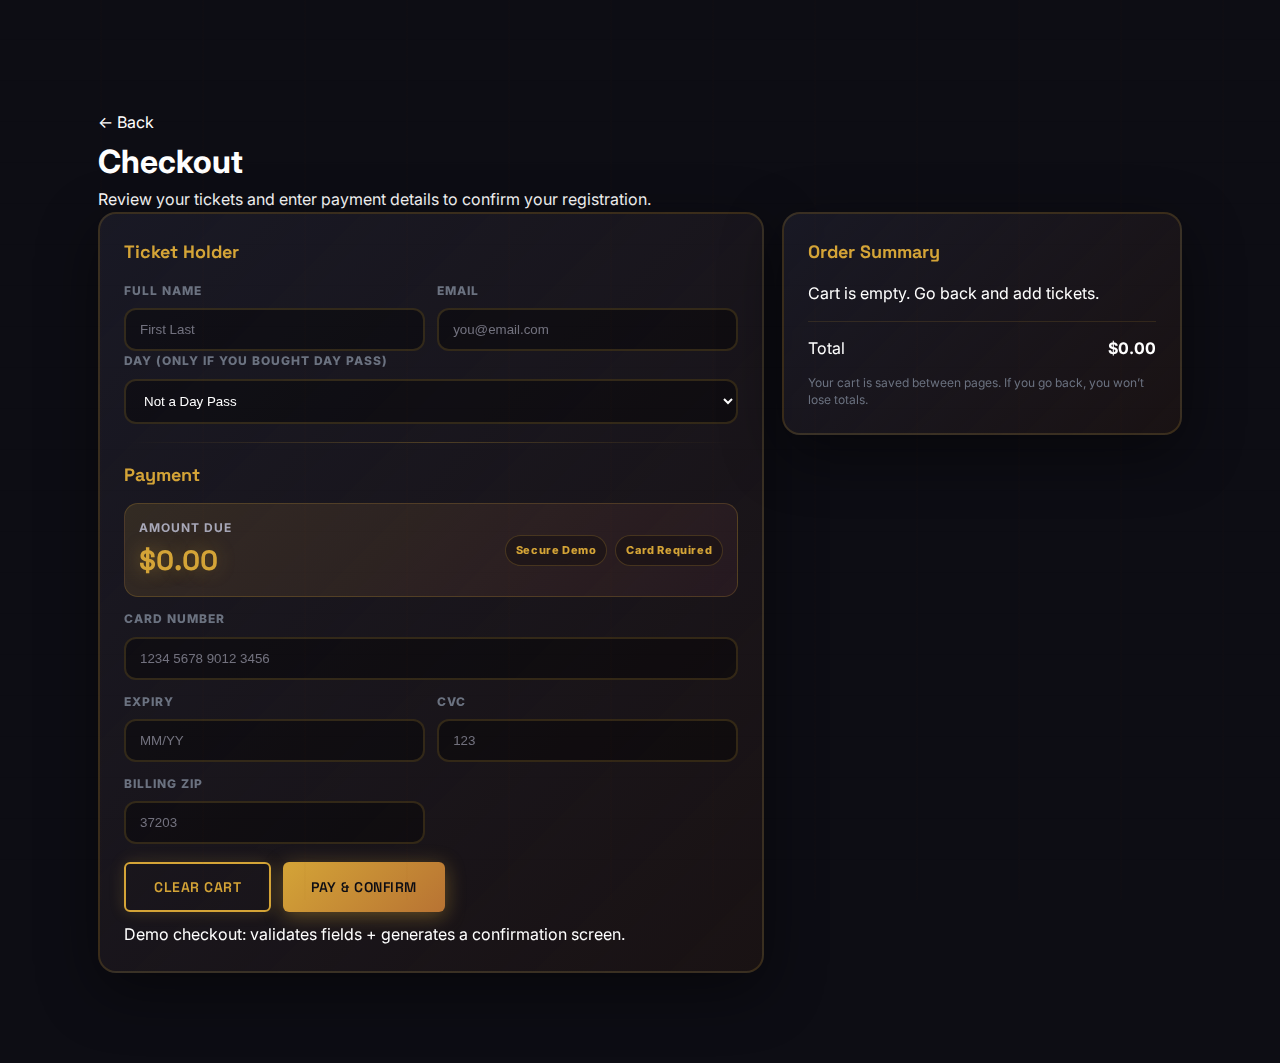
<file: checkout.html>
<!DOCTYPE html>
<html lang="en">
<head>
  <meta charset="UTF-8" />
  <meta name="viewport" content="width=device-width, initial-scale=1.0" />
  <title>NECS 2026 | Checkout</title>

  <link rel="preconnect" href="https://fonts.googleapis.com">
  <link href="https://fonts.googleapis.com/css2?family=Inter:wght@400;500;600;700;800&family=Playfair+Display:ital,wght@0,600;1,500&family=Space+Grotesk:wght@500;600;700&display=swap" rel="stylesheet">

  <link rel="stylesheet" href="styles.css" />
  <link rel="stylesheet" href="checkout.css" />
</head>

<body class="page-simple">
  <main class="simple-wrap" id="main">
    <header class="simple-header">
      <a class="simple-back" href="index.html#tickets">← Back</a>
      <h1 class="simple-title">Checkout</h1>
      <p class="simple-sub">Review your tickets and enter payment details to confirm your registration.</p>
    </header>

    <div class="checkout-layout">
      <!-- LEFT: customer + payment (one continuous flow) -->
      <section class="simple-card">
        <h2 class="simple-h2">Ticket Holder</h2>

        <div class="form-grid">
          <label class="field">
            <span>Full Name</span>
            <input id="name" type="text" placeholder="First Last" autocomplete="name" />
          </label>

          <label class="field">
            <span>Email</span>
            <input id="email" type="email" placeholder="you@email.com" autocomplete="email" />
          </label>
        </div>

        <label class="field" style="margin-top:14px;">
          <span>Day (only if you bought Day Pass)</span>
          <select id="dayChoice">
            <option value="">Not a Day Pass</option>
            <option>Wednesday, May 6</option>
            <option>Thursday, May 7</option>
            <option>Friday, May 8</option>
            <option>Saturday, May 9</option>
            <option>Sunday, May 10</option>
          </select>
        </label>

        <div class="section-divider"></div>

        <h2 class="simple-h2">Payment</h2>

        <div class="pay-banner">
          <div>
            <div class="pay-label">Amount due</div>
            <div class="pay-total" id="payTotal">$0.00</div>
          </div>
          <div class="pay-badges">
            <span class="pay-badge">Secure Demo</span>
            <span class="pay-badge">Card Required</span>
          </div>
        </div>

        <div class="form-grid" style="margin-top:12px;">
          <label class="field field-wide">
            <span>Card Number</span>
            <input id="cardNumber" inputmode="numeric" autocomplete="cc-number" placeholder="1234 5678 9012 3456" />
          </label>

          <label class="field">
            <span>Expiry</span>
            <input id="cardExp" inputmode="numeric" autocomplete="cc-exp" placeholder="MM/YY" />
          </label>

          <label class="field">
            <span>CVC</span>
            <input id="cardCvc" inputmode="numeric" autocomplete="cc-csc" placeholder="123" />
          </label>

          <label class="field">
            <span>Billing ZIP</span>
            <input id="cardZip" inputmode="numeric" autocomplete="postal-code" placeholder="37203" />
          </label>
        </div>

        <div class="btn-row">
          <button class="btn btn-outline" id="clearBtn" type="button">Clear Cart</button>
          <button class="btn btn-primary" id="payBtn" type="button">Pay & Confirm</button>
        </div>

        <p class="muted tiny" style="margin-top:10px;">
          Demo checkout: validates fields + generates a confirmation screen.
        </p>
      </section>

      <!-- RIGHT: summary (not independently scrolling) -->
      <section class="simple-card">
        <h2 class="simple-h2">Order Summary</h2>
        <div id="summary" class="summary-box"></div>

        <div class="summary-total">
          <span>Total</span>
          <strong id="total">$0.00</strong>
        </div>

        <div class="summary-note">
          Your cart is saved between pages. If you go back, you won’t lose totals.
        </div>
      </section>
    </div>

    <div class="toast" id="toast">Saved</div>
  </main>

  <script src="script.js" defer></script>
</body>
</html>
</file>
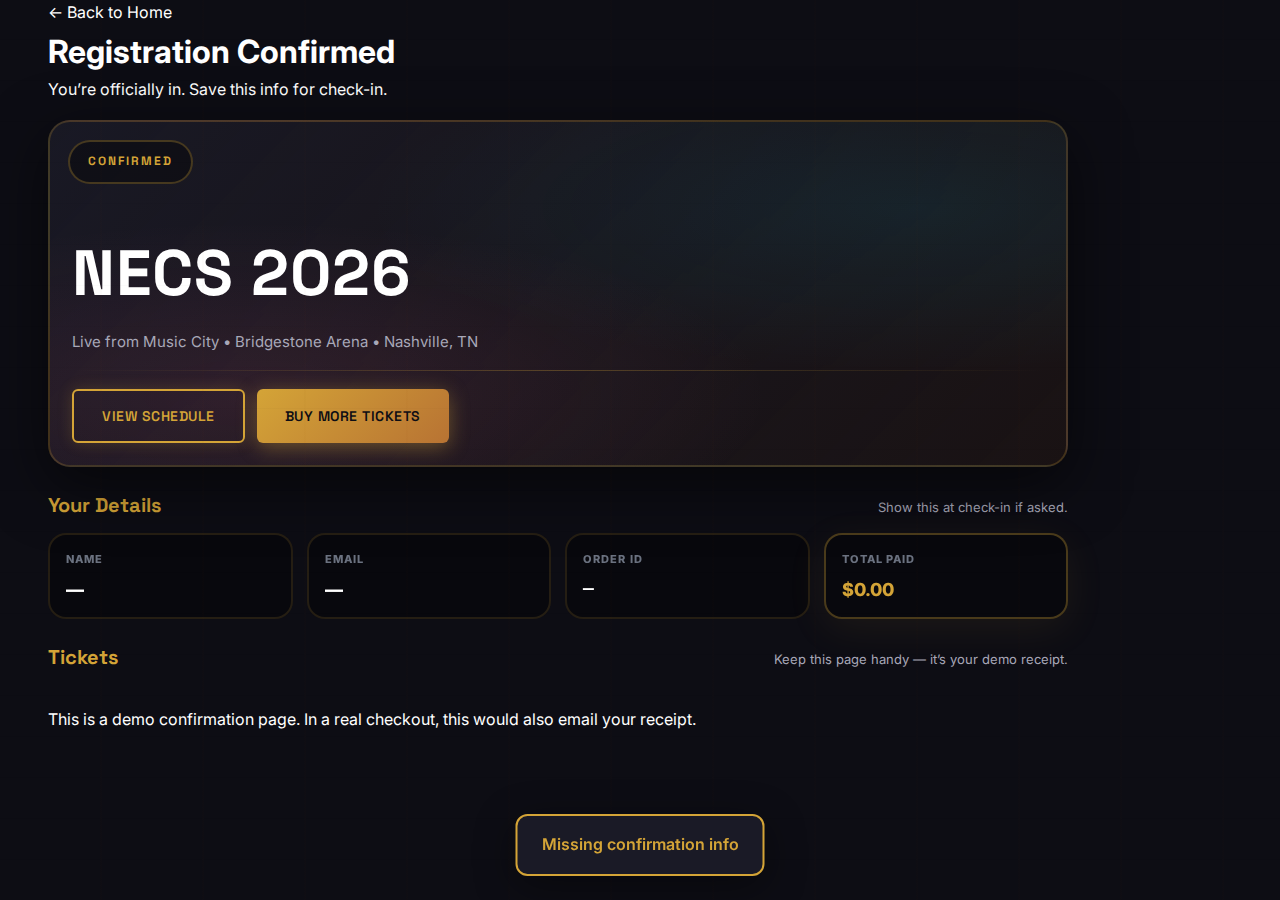
<file: confirmation.html>
<!DOCTYPE html>
<html lang="en">
<head>
  <meta charset="UTF-8" />
  <meta name="viewport" content="width=device-width, initial-scale=1.0" />
  <title>NECS 2026 | Confirmation</title>

  <link rel="preconnect" href="https://fonts.googleapis.com">
  <link href="https://fonts.googleapis.com/css2?family=Inter:wght@400;500;600;700;800&family=Playfair+Display:ital,wght@0,600;1,500&family=Space+Grotesk:wght@500;600;700&display=swap" rel="stylesheet">

  <!-- base site styles -->
  <link rel="stylesheet" href="styles.css" />
  <!-- confirmation-only overrides -->
  <link rel="stylesheet" href="confirm.css" />
</head>

<body class="page-simple">
  <main class="simple-wrap confirm-wrap" id="main">
    <header class="simple-header">
      <a class="simple-back" href="index.html">← Back to Home</a>
      <h1 class="simple-title">Registration Confirmed</h1>
      <p class="simple-sub">You’re officially in. Save this info for check-in.</p>
    </header>

    <!-- HERO / STATUS -->
    <section class="confirm-hero">
      <div class="confirm-pill">CONFIRMED</div>

      <div class="confirm-hero-inner">
        <h2 class="confirm-event">NECS 2026</h2>
        <p class="confirm-meta">Live from Music City • Bridgestone Arena • Nashville, TN</p>

        <div class="confirm-divider"></div>

        <div class="confirm-actions">
          <a class="btn btn-outline" href="index.html#schedule">View Schedule</a>
          <a class="btn btn-primary" href="index.html#tickets">Buy More Tickets</a>
        </div>
      </div>
    </section>

    <!-- DETAILS -->
    <section class="confirm-section">
      <div class="confirm-section-head">
        <h2 class="confirm-h2">Your Details</h2>
        <p class="confirm-sub">Show this at check-in if asked.</p>
      </div>

      <div class="confirm-grid">
        <div class="info-card">
          <div class="info-label">Name</div>
          <div class="info-value" id="cName">—</div>
        </div>

        <div class="info-card">
          <div class="info-label">Email</div>
          <div class="info-value" id="cEmail">—</div>
        </div>

        <div class="info-card">
          <div class="info-label">Order ID</div>
          <div class="info-value mono" id="cOrder">—</div>
        </div>

        <div class="info-card highlight">
          <div class="info-label">Total Paid</div>
          <div class="info-value gold" id="cTotal">$0.00</div>
        </div>
      </div>
    </section>

    <!-- TICKETS -->
    <section class="confirm-section">
      <div class="confirm-section-head">
        <h2 class="confirm-h2">Tickets</h2>
        <p class="confirm-sub">Keep this page handy — it’s your demo receipt.</p>
      </div>

      <div class="ticket-list" id="cTickets">
        <!-- JS injects rows -->
      </div>
    </section>

    <footer class="confirm-foot">
      <p class="muted tiny">
        This is a demo confirmation page. In a real checkout, this would also email your receipt.
      </p>
    </footer>

    <div class="toast" id="toast">Saved</div>
  </main>

  <script src="script.js" defer></script>
</body>
</html>
</file>
<file: styles.css>
:root {
      --gold: #D4A437;
      --gold-light: #F4D03F;
      --copper: #B87333;
      --barn: #8B2500;
      --wood: #5D3A1A;
      --cream: #FDF8E8;
      --bg-dark: #0D0D14;
      --bg-surface: #12121A;
      --bg-card: #1A1A26;
      --text-primary: #FFFFFF;
      --text-secondary: #A8A8B8;
      --text-muted: #6B7280;
      --border: rgba(139,69,19,0.25);
      --border-light: rgba(212,164,55,0.3);
      --pink: #FF6B9D;
      --blue: #00D4FF;
      --green: #10B981;
      --valorant: #FF4655;
      --rocket: #0088FF;
      --smash: #E60012;
      --gradient-gold: linear-gradient(135deg, var(--gold), var(--copper));
      --gradient-wood: linear-gradient(135deg, var(--wood), var(--barn));
      --shadow-gold: 0 0 30px rgba(212,164,55,0.3);
      --max-width: 1280px;
      --transition: 0.25s ease;
    }

    * { margin: 0; padding: 0; box-sizing: border-box; }
    html { scroll-behavior: smooth; }
    
    body {
      font-family: 'Inter', -apple-system, sans-serif;
      background: var(--bg-dark);
      color: var(--text-primary);
      line-height: 1.6;
      -webkit-font-smoothing: antialiased;
      overflow-x: hidden;
    }

    /* this texture thing took forever to figure out */
    body::before {
      content: '';
      position: fixed;
      inset: 0;
      background: 
        repeating-linear-gradient(90deg, transparent 0 100px, rgba(139,69,19,0.02) 100px 102px),
        repeating-linear-gradient(0deg, transparent 0 40px, rgba(0,0,0,0.015) 40px 41px);
      pointer-events: none;
      z-index: 1000;
    }

    a { color: inherit; text-decoration: none; }
    
    .sr-only {
      position: absolute;
      width: 1px;
      height: 1px;
      padding: 0;
      margin: -1px;
      overflow: hidden;
      clip: rect(0,0,0,0);
      border: 0;
    }

    /* floating notes */
    .floating-notes {
      position: fixed;
      inset: 0;
      pointer-events: none;
      overflow: hidden;
      z-index: 0;
    }
    .note {
      position: absolute;
      opacity: 0.06;
      animation: floatUp 20s linear infinite;
    }
    .note svg {
      width: 40px;
      height: 40px;
      fill: var(--gold);
    }
    .note:nth-child(1) { left: 5%; animation-delay: 0s; }
    .note:nth-child(2) { left: 15%; animation-delay: 4s; }
    .note:nth-child(3) { left: 25%; animation-delay: 8s; }
    .note:nth-child(4) { left: 40%; animation-delay: 2s; }
    .note:nth-child(5) { left: 55%; animation-delay: 6s; }
    .note:nth-child(6) { left: 65%; animation-delay: 10s; }
    .note:nth-child(7) { left: 75%; animation-delay: 14s; }
    .note:nth-child(8) { left: 85%; animation-delay: 3s; }
    
    @keyframes floatUp {
      0% { transform: translateY(100vh) rotate(0deg); opacity: 0; }
      10% { opacity: 0.06; }
      90% { opacity: 0.06; }
      100% { transform: translateY(-100px) rotate(360deg); opacity: 0; }
    }

    .skip-link {
      position: fixed;
      top: -100px;
      left: 16px;
      background: var(--gold);
      color: var(--bg-dark);
      padding: 12px 24px;
      border-radius: 8px;
      font-weight: 600;
      z-index: 10000;
      transition: top var(--transition);
    }
    .skip-link:focus { top: 16px; }

    /* nav */
    .nav {
      position: fixed;
      top: 0;
      left: 0;
      right: 0;
      z-index: 1000;
      padding: 16px 24px;
      background: linear-gradient(180deg, rgba(13,13,20,0.98), rgba(13,13,20,0));
      transition: background var(--transition);
    }
    .nav.scrolled {
      background: rgba(13,13,20,0.98);
      backdrop-filter: blur(20px);
      border-bottom: 1px solid var(--border);
    }
    .nav-container {
      max-width: var(--max-width);
      margin: 0 auto;
      display: flex;
      justify-content: space-between;
      align-items: center;
      gap: 32px;
    }
    .nav-brand {
      display: flex;
      align-items: center;
      gap: 12px;
    }
    .nav-logo {
      width: 48px;
      height: 48px;
      background: var(--gradient-gold);
      border-radius: 10px;
      display: flex;
      align-items: center;
      justify-content: center;
      font-family: 'Space Grotesk', sans-serif;
      font-weight: 700;
      font-size: 22px;
      color: var(--bg-dark);
      box-shadow: var(--shadow-gold);
    }
    .nav-title {
      font-family: 'Space Grotesk', sans-serif;
      font-weight: 700;
      font-size: 22px;
      color: var(--gold);
      text-shadow: 0 0 20px rgba(212,164,55,0.4);
    }
    .nav-links {
      display: flex;
      gap: 32px;
      list-style: none;
    }
    .nav-link {
      font-size: 14px;
      font-weight: 500;
      color: var(--text-secondary);
      transition: all var(--transition);
      position: relative;
    }
    .nav-link:hover { color: var(--gold); text-shadow: 0 0 10px var(--gold); }
    .nav-actions {
      display: flex;
      align-items: center;
      gap: 12px;
    }
    .nav-cart {
      display: flex;
      align-items: center;
      gap: 8px;
      padding: 10px 18px;
      background: rgba(212,164,55,0.1);
      border: 1px solid var(--border-light);
      border-radius: 999px;
      font-size: 14px;
      font-weight: 600;
      cursor: pointer;
      transition: all var(--transition);
    }
    .nav-cart:hover {
      border-color: var(--gold);
      box-shadow: 0 0 20px rgba(212,164,55,0.2);
    }
    .nav-cart svg {
      width: 18px;
      height: 18px;
      fill: var(--gold);
    }
    .cart-count {
      min-width: 20px;
      height: 20px;
      background: var(--pink);
      border-radius: 999px;
      font-size: 11px;
      font-weight: 700;
      display: flex;
      align-items: center;
      justify-content: center;
      box-shadow: 0 0 10px var(--pink);
    }
    .mobile-menu-btn {
      display: none;
      padding: 10px;
      background: transparent;
      border: 1px solid var(--border);
      border-radius: 8px;
      color: var(--text-primary);
      cursor: pointer;
    }

    /* buttons */
    .btn {
      display: inline-flex;
      align-items: center;
      justify-content: center;
      gap: 8px;
      padding: 14px 28px;
      font-family: 'Space Grotesk', sans-serif;
      font-size: 14px;
      font-weight: 600;
      letter-spacing: 0.5px;
      border: none;
      border-radius: 6px;
      cursor: pointer;
      transition: all var(--transition);
      text-transform: uppercase;
    }
    .btn svg {
      width: 18px;
      height: 18px;
    }
    .btn-primary {
      background: var(--gradient-gold);
      color: var(--bg-dark);
      box-shadow: 0 4px 20px rgba(212,164,55,0.4);
    }
    .btn-primary:hover {
      transform: translateY(-3px);
      box-shadow: 0 8px 30px rgba(212,164,55,0.5);
    }
    .btn-outline {
      background: transparent;
      color: var(--gold);
      border: 2px solid var(--gold);
      box-shadow: 0 0 15px rgba(212,164,55,0.2);
    }
    .btn-outline:hover {
      background: var(--gold);
      color: var(--bg-dark);
      box-shadow: 0 0 25px rgba(212,164,55,0.4);
    }
    .btn-lg { padding: 16px 36px; font-size: 15px; }

    /* hero */
    .hero {
      min-height: 100vh;
      display: flex;
      align-items: center;
      position: relative;
      padding: 120px 24px 80px;
      overflow: hidden;
    }
    .hero-bg {
      position: absolute;
      inset: 0;
      background: 
        radial-gradient(ellipse at 20% 80%, rgba(255,107,157,0.1) 0%, transparent 40%),
        radial-gradient(ellipse at 80% 20%, rgba(0,212,255,0.08) 0%, transparent 40%),
        radial-gradient(ellipse at 50% 50%, rgba(212,164,55,0.15) 0%, transparent 50%);
    }
    .stage-lights {
      position: absolute;
      top: 0;
      left: 0;
      right: 0;
      height: 400px;
      background: 
        radial-gradient(ellipse at 20% 0%, rgba(255,107,157,0.12) 0%, transparent 50%),
        radial-gradient(ellipse at 50% 0%, rgba(212,164,55,0.18) 0%, transparent 50%),
        radial-gradient(ellipse at 80% 0%, rgba(0,212,255,0.12) 0%, transparent 50%);
      animation: spotlightSway 6s ease-in-out infinite;
    }
    @keyframes spotlightSway {
      0%, 100% { opacity: 0.7; transform: translateX(0); }
      50% { opacity: 1; transform: translateX(20px); }
    }
    .neon-sign {
      position: absolute;
      top: 15%;
      right: 8%;
      padding: 12px 24px;
      border: 3px solid var(--pink);
      border-radius: 8px;
      font-family: 'Space Grotesk', sans-serif;
      font-size: 14px;
      font-weight: 600;
      letter-spacing: 2px;
      color: var(--pink);
      text-shadow: 0 0 10px var(--pink), 0 0 20px var(--pink), 0 0 40px var(--pink);
      box-shadow: 0 0 10px var(--pink), 0 0 20px var(--pink), inset 0 0 15px rgba(255,107,157,0.1);
      animation: neonFlicker 4s ease-in-out infinite;
      transform: rotate(5deg);
    }
    @keyframes neonFlicker {
      0%, 100% { opacity: 1; }
      50% { opacity: 0.85; }
      92% { opacity: 1; }
      93% { opacity: 0.5; }
      94% { opacity: 1; }
    }
    .hero-container {
      max-width: var(--max-width);
      margin: 0 auto;
      display: grid;
      grid-template-columns: 1fr 1fr;
      gap: 64px;
      align-items: center;
      position: relative;
      z-index: 1;
    }
    .hero-content { max-width: 600px; }
    .hero-badge {
      display: inline-flex;
      align-items: center;
      gap: 10px;
      padding: 10px 20px;
      background: linear-gradient(90deg, rgba(139,69,19,0.25), rgba(212,164,55,0.15));
      border: 2px solid var(--wood);
      border-radius: 999px;
      font-size: 13px;
      font-weight: 600;
      color: var(--gold);
      margin-bottom: 24px;
      box-shadow: 0 0 20px rgba(139,69,19,0.2);
    }
    .hero-badge svg {
      width: 16px;
      height: 16px;
      fill: var(--gold);
    }
    .hero-title {
      font-family: 'Space Grotesk', sans-serif;
      font-size: clamp(48px, 6vw, 72px);
      font-weight: 700;
      line-height: 1.05;
      margin-bottom: 24px;
    }
    .hero-title-gold {
      color: var(--gold);
      text-shadow: 0 0 40px rgba(212,164,55,0.5);
    }
    .hero-title-outline {
      -webkit-text-stroke: 2px var(--gold);
      color: transparent;
    }
    .hero-tagline {
      font-family: 'Playfair Display', serif;
      font-style: italic;
      font-size: 20px;
      color: var(--pink);
      margin-bottom: 12px;
      text-shadow: 0 0 15px var(--pink);
    }
    .hero-subtitle {
      font-size: 17px;
      color: var(--text-secondary);
      margin-bottom: 32px;
      max-width: 500px;
    }
    .hero-meta {
      display: flex;
      gap: 36px;
      margin-bottom: 40px;
    }
    .hero-meta-item {
      position: relative;
      padding-left: 20px;
    }
    .hero-meta-item::before {
      content: '';
      position: absolute;
      left: 0;
      top: 50%;
      transform: translateY(-50%);
      width: 8px;
      height: 8px;
      background: var(--gold);
      border-radius: 50%;
      box-shadow: 0 0 8px var(--gold);
    }
    .hero-meta-label {
      font-size: 11px;
      font-weight: 600;
      color: var(--text-muted);
      text-transform: uppercase;
      letter-spacing: 1px;
    }
    .hero-meta-value {
      font-family: 'Space Grotesk', sans-serif;
      font-size: 20px;
      font-weight: 600;
      color: var(--gold);
      text-shadow: 0 0 10px rgba(212,164,55,0.3);
    }
    .hero-actions {
      display: flex;
      gap: 16px;
      flex-wrap: wrap;
    }

    /* hero card */
    .hero-card {
      background: linear-gradient(135deg, var(--bg-card), rgba(139,69,19,0.12));
      border: 4px solid;
      border-image: linear-gradient(135deg, var(--wood), var(--gold), var(--copper)) 1;
      padding: 32px;
      position: relative;
      overflow: hidden;
      box-shadow: 0 0 40px rgba(139,69,19,0.25);
    }
    .hero-card::before {
      content: 'LIVE FROM MUSIC CITY';
      position: absolute;
      top: 0;
      left: 0;
      right: 0;
      padding: 8px;
      background: linear-gradient(90deg, var(--barn), var(--wood), var(--gold), var(--wood), var(--barn));
      font-family: 'Space Grotesk', sans-serif;
      font-size: 11px;
      font-weight: 700;
      color: var(--cream);
      text-align: center;
      letter-spacing: 3px;
    }
    .hero-card-label {
      font-size: 12px;
      font-weight: 600;
      color: var(--text-muted);
      text-transform: uppercase;
      letter-spacing: 1px;
      margin: 24px 0 20px;
      text-align: center;
    }
    .game-showcase {
      display: flex;
      justify-content: center;
      gap: 16px;
      margin-bottom: 28px;
    }
    .game-item {
      width: 90px;
      padding: 12px;
      background: linear-gradient(135deg, var(--bg-surface), rgba(139,69,19,0.15));
      border: 2px solid var(--border);
      border-radius: 12px;
      text-align: center;
      cursor: pointer;
      transition: all var(--transition);
      position: relative;
      overflow: hidden;
    }
    .game-item:hover {
      border-color: var(--gold);
      transform: translateY(-6px);
      box-shadow: 0 12px 30px rgba(212,164,55,0.25);
    }
    .game-item-img {
      width: 100%;
      height: 50px;
      object-fit: cover;
      border-radius: 6px;
      margin-bottom: 8px;
    }
    .game-name {
      font-size: 11px;
      font-weight: 700;
      color: var(--text-secondary);
      text-transform: uppercase;
      letter-spacing: 0.5px;
    }
    .countdown {
      display: grid;
      grid-template-columns: repeat(4, 1fr);
      gap: 12px;
    }
    .countdown-item {
      background: linear-gradient(135deg, var(--bg-surface), rgba(139,69,19,0.15));
      border: 2px solid var(--border);
      border-radius: 10px;
      padding: 16px 8px;
      text-align: center;
    }
    .countdown-value {
      font-family: 'Space Grotesk', sans-serif;
      font-size: 32px;
      font-weight: 700;
      color: var(--gold);
      line-height: 1;
      margin-bottom: 4px;
      text-shadow: 0 0 15px rgba(212,164,55,0.4);
    }
    .countdown-label {
      font-size: 10px;
      font-weight: 600;
      color: var(--text-muted);
      text-transform: uppercase;
      letter-spacing: 1px;
    }

    /* vinyl divider */
    .vinyl-divider {
      display: flex;
      align-items: center;
      justify-content: center;
      gap: 24px;
      padding: 48px 24px;
    }
    .vinyl-line {
      flex: 1;
      max-width: 300px;
      height: 2px;
      background: linear-gradient(90deg, transparent, var(--wood), var(--gold), var(--wood), transparent);
    }
    .vinyl-record {
      width: 80px;
      height: 80px;
      border-radius: 50%;
      background: 
        radial-gradient(circle at center, var(--gold) 0% 8%, var(--bg-dark) 8% 12%, 
          #222 12% 15%, #333 15% 18%, #222 18% 21%, #333 21% 24%, 
          #222 24% 27%, #333 27% 30%, #222 30% 45%, var(--bg-dark) 45%);
      animation: spin 10s linear infinite;
      box-shadow: 0 0 30px rgba(0,0,0,0.5);
    }
    @keyframes spin {
      from { transform: rotate(0deg); }
      to { transform: rotate(360deg); }
    }

    /* nashville banner */
    .nashville-banner {
      background: linear-gradient(135deg, rgba(139,69,19,0.15), var(--bg-dark) 30%, var(--bg-dark) 70%, rgba(139,69,19,0.15));
      padding: 80px 24px;
      text-align: center;
      position: relative;
      border-top: 4px solid;
      border-bottom: 4px solid;
      border-image: linear-gradient(90deg, transparent, var(--barn), var(--gold), var(--barn), transparent) 1;
      overflow: hidden;
    }
    .nashville-text {
      font-family: 'Playfair Display', serif;
      font-style: italic;
      font-size: clamp(20px, 3vw, 28px);
      color: var(--pink);
      margin-bottom: 8px;
      text-shadow: 0 0 25px var(--pink);
    }
    .nashville-title {
      font-family: 'Space Grotesk', sans-serif;
      font-size: clamp(40px, 7vw, 72px);
      font-weight: 700;
      letter-spacing: 8px;
      color: var(--gold);
      text-shadow: 0 0 30px var(--gold), 0 0 60px rgba(212,164,55,0.4);
    }
    .nashville-subtitle {
      font-family: 'Space Grotesk', sans-serif;
      font-size: 16px;
      letter-spacing: 6px;
      color: var(--blue);
      margin-top: 16px;
      text-shadow: 0 0 15px var(--blue);
    }

    /* sections */
    .section {
      padding: 100px 24px;
      max-width: var(--max-width);
      margin: 0 auto;
      position: relative;
    }
    .section-header {
      text-align: center;
      margin-bottom: 64px;
    }
    .section-label {
      display: inline-flex;
      align-items: center;
      gap: 12px;
      font-size: 13px;
      font-weight: 600;
      color: var(--gold);
      text-transform: uppercase;
      letter-spacing: 2px;
      margin-bottom: 16px;
      text-shadow: 0 0 10px rgba(212,164,55,0.3);
    }
    .section-label svg {
      width: 18px;
      height: 18px;
      fill: var(--gold);
    }
    .section-title {
      font-family: 'Space Grotesk', sans-serif;
      font-size: clamp(32px, 4vw, 52px);
      font-weight: 700;
      margin-bottom: 16px;
    }
    .section-subtitle {
      font-family: 'Playfair Display', serif;
      font-style: italic;
      font-size: 18px;
      color: var(--copper);
    }

    /* games section */
    .games-grid {
      display: grid;
      grid-template-columns: repeat(3, 1fr);
      gap: 24px;
    }
    .game-card {
      background: linear-gradient(135deg, var(--bg-card), rgba(139,69,19,0.08));
      border: 3px solid var(--border);
      border-radius: 16px;
      overflow: hidden;
      transition: all var(--transition);
      cursor: pointer;
      position: relative;
    }
    .game-card:hover {
      transform: translateY(-10px);
      border-color: var(--gold);
      box-shadow: 0 20px 50px rgba(212,164,55,0.2);
    }
    .game-card-header {
      height: 180px;
      display: flex;
      align-items: center;
      justify-content: center;
      position: relative;
      overflow: hidden;
    }
    .game-card-header img {
      width: 100%;
      height: 100%;
      object-fit: cover;
      transition: transform 0.4s ease;
    }
    .game-card:hover .game-card-header img {
      transform: scale(1.1);
    }
    .game-card-header::after {
      content: '';
      position: absolute;
      inset: 0;
      background: linear-gradient(transparent 40%, var(--bg-card));
    }
    .game-card-title {
      position: absolute;
      bottom: 16px;
      left: 16px;
      font-family: 'Space Grotesk', sans-serif;
      font-size: 26px;
      font-weight: 700;
      text-transform: uppercase;
      letter-spacing: 2px;
      z-index: 2;
      text-shadow: 0 2px 10px rgba(0,0,0,0.8);
    }
    .game-card-body {
      padding: 24px;
      border-top: 3px solid var(--border);
    }
    .game-card-name {
      font-size: 20px;
      font-weight: 700;
      margin-bottom: 16px;
    }
    .game-card-stats {
      display: flex;
      gap: 24px;
    }
    .game-stat {
      display: flex;
      align-items: center;
      gap: 8px;
      font-size: 14px;
      color: var(--text-secondary);
    }
    .game-stat svg {
      width: 16px;
      height: 16px;
      fill: var(--gold);
    }

    /* teams section */
    .teams-section {
      background: linear-gradient(135deg, var(--bg-surface), rgba(139,69,19,0.1));
      padding: 100px 24px;
      position: relative;
    }
    .teams-section::before,
    .teams-section::after {
      content: '';
      position: absolute;
      left: 0;
      right: 0;
      height: 6px;
      background: repeating-linear-gradient(90deg, var(--gold) 0 4px, transparent 4px 20px);
      opacity: 0.4;
    }
    .teams-section::before { top: 0; }
    .teams-section::after { bottom: 0; }
    .teams-container {
      max-width: var(--max-width);
      margin: 0 auto;
    }
    .teams-scroll {
      display: flex;
      gap: 20px;
      overflow-x: auto;
      padding: 16px 0;
      scroll-snap-type: x mandatory;
    }
    .teams-scroll::-webkit-scrollbar { height: 6px; }
    .teams-scroll::-webkit-scrollbar-track { background: var(--bg-dark); border-radius: 3px; }
    .teams-scroll::-webkit-scrollbar-thumb { background: var(--wood); border-radius: 3px; }
    .team-card {
      flex: 0 0 300px;
      background: linear-gradient(135deg, var(--bg-card), rgba(139,69,19,0.1));
      border: 2px solid var(--border);
      border-radius: 16px;
      padding: 24px;
      scroll-snap-align: start;
      transition: all var(--transition);
      cursor: pointer;
    }
    .team-card:hover {
      border-color: var(--gold);
      transform: translateY(-4px);
      box-shadow: 0 15px 40px rgba(212,164,55,0.15);
    }
    .team-header {
      display: flex;
      align-items: center;
      gap: 16px;
      margin-bottom: 16px;
    }
    .team-logo {
      width: 56px;
      height: 56px;
      background: var(--gradient-gold);
      border-radius: 14px;
      display: flex;
      align-items: center;
      justify-content: center;
      font-family: 'Space Grotesk', sans-serif;
      font-weight: 700;
      font-size: 18px;
      color: var(--bg-dark);
      box-shadow: 0 0 20px rgba(212,164,55,0.3);
    }
    .team-info h3 {
      font-size: 18px;
      font-weight: 700;
      margin-bottom: 4px;
    }
    .team-info p {
      font-size: 13px;
      color: var(--text-secondary);
    }
    .team-game-badge {
      display: inline-block;
      padding: 5px 14px;
      background: rgba(212,164,55,0.12);
      border: 1px solid var(--border-light);
      border-radius: 999px;
      font-size: 11px;
      font-weight: 600;
      color: var(--gold);
      margin-bottom: 16px;
    }
    .team-roster {
      display: flex;
      flex-wrap: wrap;
      gap: 8px;
    }
    .roster-player {
      display: flex;
      align-items: center;
      gap: 6px;
      padding: 6px 12px;
      background: rgba(139,69,19,0.12);
      border-radius: 6px;
      font-size: 12px;
      font-weight: 500;
    }
    .player-avatar {
      width: 20px;
      height: 20px;
      background: linear-gradient(135deg, var(--gold), var(--copper));
      border-radius: 50%;
    }
    .teams-note {
      text-align: center;
      margin-top: 24px;
      font-size: 14px;
      color: var(--text-muted);
      font-style: italic;
    }

    /* venue section */
    .venue-section {
      background: linear-gradient(135deg, var(--bg-surface), rgba(139,69,19,0.1), var(--bg-dark));
    }
    .venue-image-container {
      margin-bottom: 48px;
      border-radius: 20px;
      overflow: hidden;
      border: 3px solid var(--border);
      box-shadow: 0 20px 60px rgba(0,0,0,0.4);
    }
    .venue-image {
      width: 100%;
      height: 400px;
      object-fit: cover;
      display: block;
    }
    .venue-grid {
      display: grid;
      grid-template-columns: 1fr 1fr;
      gap: 32px;
    }
    .venue-card {
      background: linear-gradient(135deg, var(--bg-card), rgba(139,69,19,0.1));
      border: 2px solid var(--border);
      border-radius: 20px;
      padding: 32px;
    }
    .venue-card h3 {
      font-family: 'Space Grotesk', sans-serif;
      font-size: 22px;
      font-weight: 700;
      margin-bottom: 24px;
      color: var(--gold);
      display: flex;
      align-items: center;
      gap: 12px;
    }
    .venue-card h3 svg {
      width: 24px;
      height: 24px;
      fill: var(--gold);
    }
    .venue-list {
      list-style: none;
    }
    .venue-list li {
      display: flex;
      gap: 16px;
      padding: 16px 0;
      border-bottom: 1px solid var(--border);
    }
    .venue-list li:last-child { border-bottom: none; }
    .venue-icon {
      width: 44px;
      height: 44px;
      background: rgba(212,164,55,0.12);
      border: 1px solid var(--border-light);
      border-radius: 10px;
      display: flex;
      align-items: center;
      justify-content: center;
      flex-shrink: 0;
    }
    .venue-icon svg {
      width: 22px;
      height: 22px;
      fill: var(--gold);
    }
    .venue-text strong {
      display: block;
      font-size: 14px;
      font-weight: 600;
      margin-bottom: 4px;
    }
    .venue-text span {
      font-size: 13px;
      color: var(--text-secondary);
    }

    /* schedule section */
    .schedule-grid {
      display: grid;
      grid-template-columns: repeat(auto-fit, minmax(280px, 1fr));
      gap: 20px;
    }
    .schedule-day {
      background: linear-gradient(135deg, var(--bg-card), rgba(139,69,19,0.08));
      border: 2px solid var(--border);
      border-radius: 16px;
      overflow: hidden;
    }
    .schedule-day-header {
      padding: 16px 20px;
      background: linear-gradient(90deg, var(--barn), var(--wood), var(--gold), var(--wood), var(--barn));
      position: relative;
    }
    .schedule-day-header h3 {
      font-family: 'Space Grotesk', sans-serif;
      font-size: 16px;
      font-weight: 700;
      color: var(--cream);
      text-shadow: 1px 1px 2px rgba(0,0,0,0.3);
    }
    .schedule-day-header p {
      font-size: 12px;
      color: rgba(255,255,255,0.8);
    }
    .schedule-events {
      padding: 8px;
    }
    .schedule-event {
      display: flex;
      align-items: center;
      gap: 16px;
      padding: 14px;
      border-radius: 10px;
      transition: background var(--transition);
      cursor: pointer;
      border-bottom: 1px solid var(--border);
    }
    .schedule-event:last-child { border-bottom: none; }
    .schedule-event:hover {
      background: rgba(139,69,19,0.15);
    }
    .event-time {
      font-family: 'Space Grotesk', sans-serif;
      font-size: 14px;
      font-weight: 600;
      color: var(--gold);
      min-width: 75px;
      text-shadow: 0 0 8px rgba(212,164,55,0.3);
    }
    .event-info { flex: 1; }
    .event-title {
      font-size: 14px;
      font-weight: 600;
      margin-bottom: 2px;
    }
    .event-game {
      font-size: 12px;
      color: var(--text-secondary);
    }
    .event-badge {
      padding: 4px 10px;
      border-radius: 4px;
      font-size: 10px;
      font-weight: 700;
      text-transform: uppercase;
    }
    .event-badge.val { background: rgba(255,70,85,0.2); color: var(--valorant); }
    .event-badge.rl { background: rgba(0,136,255,0.2); color: var(--rocket); }
    .event-badge.ssbu { background: rgba(230,0,18,0.2); color: var(--smash); }
    .event-badge.music { background: var(--barn); color: var(--cream); }

    /* tickets section */
    .tickets-section {
      background: linear-gradient(135deg, var(--bg-dark), rgba(139,69,19,0.12), var(--bg-surface));
      padding: 100px 24px;
      position: relative;
      overflow: hidden;
    }
    .tickets-container {
      max-width: var(--max-width);
      margin: 0 auto;
      position: relative;
      z-index: 1;
    }
    .tickets-grid {
      display: grid;
      grid-template-columns: repeat(3, 1fr);
      gap: 24px;
    }
    .ticket-card {
      background: linear-gradient(135deg, var(--bg-card), rgba(139,69,19,0.1));
      border: 3px solid var(--border);
      border-radius: 20px;
      padding: 32px;
      text-align: center;
      position: relative;
      transition: all var(--transition);
    }
    .ticket-card:hover {
      transform: translateY(-10px);
      border-color: var(--border-light);
    }
    .ticket-card.featured {
      border: 4px solid var(--gold);
      transform: scale(1.05);
      box-shadow: 0 0 50px rgba(212,164,55,0.2);
    }
    .ticket-card.featured:hover {
      transform: scale(1.05) translateY(-10px);
    }
    .ticket-popular {
      position: absolute;
      top: -14px;
      left: 50%;
      transform: translateX(-50%);
      padding: 6px 20px;
      background: linear-gradient(90deg, var(--pink), var(--gold), var(--pink));
      border-radius: 999px;
      font-family: 'Space Grotesk', sans-serif;
      font-size: 11px;
      font-weight: 700;
      color: var(--bg-dark);
      text-transform: uppercase;
      letter-spacing: 0.5px;
      box-shadow: 0 0 20px var(--pink);
    }
    .ticket-name {
      font-family: 'Space Grotesk', sans-serif;
      font-size: 22px;
      font-weight: 700;
      margin-bottom: 8px;
      margin-top: 8px;
    }
    .ticket-price {
      font-family: 'Space Grotesk', sans-serif;
      font-size: 52px;
      font-weight: 700;
      color: var(--gold);
      margin-bottom: 24px;
      text-shadow: 0 0 25px rgba(212,164,55,0.4);
    }
    .ticket-price span {
      font-size: 16px;
      color: var(--text-secondary);
    }
    .ticket-features {
      list-style: none;
      text-align: left;
      margin-bottom: 24px;
    }
    .ticket-features li {
      display: flex;
      align-items: center;
      gap: 12px;
      padding: 12px 0;
      border-bottom: 1px solid var(--border);
      font-size: 14px;
      color: var(--text-secondary);
    }
    .ticket-features li:last-child { border-bottom: none; }
    .feature-check {
      width: 20px;
      height: 20px;
      flex-shrink: 0;
    }
    .feature-check svg {
      width: 100%;
      height: 100%;
      fill: var(--gold);
    }
    .ticket-btn { width: 100%; }

    /* MUSIC SECTION - integrated directly into the page */
    .music-section {
      background: linear-gradient(135deg, rgba(255,107,157,0.08), var(--bg-dark), rgba(139,69,19,0.1));
      padding: 100px 24px;
      position: relative;
    }
    .music-container {
      max-width: var(--max-width);
      margin: 0 auto;
    }
    .music-tabs {
      display: flex;
      justify-content: center;
      gap: 12px;
      margin-bottom: 40px;
      flex-wrap: wrap;
    }
    .music-tab {
      padding: 12px 24px;
      background: rgba(139,69,19,0.1);
      border: 2px solid var(--border);
      border-radius: 999px;
      font-size: 14px;
      font-weight: 600;
      color: var(--text-secondary);
      cursor: pointer;
      transition: all var(--transition);
    }
    .music-tab:hover {
      border-color: var(--gold);
      color: var(--gold);
    }
    .music-tab.active {
      background: linear-gradient(135deg, var(--gold), var(--copper));
      border-color: var(--gold);
      color: var(--bg-dark);
      box-shadow: 0 0 20px rgba(212,164,55,0.4);
    }
    .music-list {
      display: none;
    }
    .music-list.active {
      display: block;
    }
    .song-grid {
      display: grid;
      grid-template-columns: repeat(auto-fill, minmax(350px, 1fr));
      gap: 12px;
    }
    .song-item {
      display: flex;
      align-items: center;
      gap: 16px;
      padding: 16px 20px;
      background: linear-gradient(135deg, var(--bg-card), rgba(139,69,19,0.08));
      border: 2px solid var(--border);
      border-radius: 12px;
      transition: all var(--transition);
      cursor: pointer;
    }
    .song-item:hover {
      border-color: var(--gold);
      transform: translateX(8px);
      box-shadow: 0 4px 20px rgba(212,164,55,0.15);
    }
    .song-number {
      width: 32px;
      height: 32px;
      background: rgba(212,164,55,0.12);
      border-radius: 8px;
      display: flex;
      align-items: center;
      justify-content: center;
      font-family: 'Space Grotesk', sans-serif;
      font-weight: 700;
      font-size: 14px;
      color: var(--gold);
      flex-shrink: 0;
    }
    .song-info {
      flex: 1;
      min-width: 0;
    }
    .song-title {
      font-weight: 600;
      font-size: 15px;
      margin-bottom: 2px;
      white-space: nowrap;
      overflow: hidden;
      text-overflow: ellipsis;
    }
    .song-artist {
      font-size: 13px;
      color: var(--text-secondary);
      white-space: nowrap;
      overflow: hidden;
      text-overflow: ellipsis;
    }
    .song-duration {
      font-family: 'Space Grotesk', monospace;
      font-size: 13px;
      color: var(--text-muted);
      flex-shrink: 0;
    }
    .music-note-text {
      text-align: center;
      margin-top: 32px;
      font-size: 13px;
      color: var(--text-muted);
      font-style: italic;
    }

    /* footer */
    .footer {
      background: linear-gradient(135deg, var(--bg-card), rgba(139,69,19,0.12));
      border-top: 4px solid;
      border-image: linear-gradient(90deg, transparent, var(--barn), var(--gold), var(--barn), transparent) 1;
      padding: 64px 24px 32px;
      position: relative;
    }
    .footer::before {
      content: 'Music City, Nashville TN';
      position: absolute;
      top: -14px;
      left: 50%;
      transform: translateX(-50%);
      background: var(--bg-card);
      padding: 4px 24px;
      color: var(--gold);
      font-family: 'Playfair Display', serif;
      font-style: italic;
      font-size: 14px;
      border: 2px solid var(--wood);
      border-radius: 999px;
    }
    .footer-container {
      max-width: var(--max-width);
      margin: 0 auto;
    }
    .footer-grid {
      display: grid;
      grid-template-columns: 2fr 1fr 1fr 1fr;
      gap: 48px;
      margin-bottom: 48px;
    }
    .footer-brand p {
      font-size: 14px;
      color: var(--text-secondary);
      margin-top: 16px;
      max-width: 300px;
    }
    .footer-tagline {
      font-family: 'Playfair Display', serif;
      font-style: italic;
      color: var(--pink);
      margin-top: 8px;
      text-shadow: 0 0 10px var(--pink);
    }
    .footer-links h4 {
      font-size: 14px;
      font-weight: 700;
      margin-bottom: 20px;
      color: var(--gold);
    }
    .footer-links ul { list-style: none; }
    .footer-links li { margin-bottom: 12px; }
    .footer-links a {
      font-size: 14px;
      color: var(--text-secondary);
      transition: color var(--transition);
    }
    .footer-links a:hover {
      color: var(--gold);
      text-shadow: 0 0 10px rgba(212,164,55,0.3);
    }
    .footer-bottom {
      display: flex;
      justify-content: space-between;
      align-items: center;
      padding-top: 32px;
      border-top: 2px solid var(--border);
    }
    .footer-copyright {
      font-size: 13px;
      color: var(--text-muted);
    }
    .social-links {
      display: flex;
      gap: 12px;
    }
    .social-link {
      width: 44px;
      height: 44px;
      background: rgba(139,69,19,0.2);
      border: 2px solid var(--border);
      border-radius: 50%;
      display: flex;
      align-items: center;
      justify-content: center;
      transition: all var(--transition);
    }
    .social-link svg {
      width: 20px;
      height: 20px;
      fill: var(--text-secondary);
      transition: fill var(--transition);
    }
    .social-link:hover {
      border-color: var(--gold);
      background: var(--gold);
      box-shadow: 0 0 20px rgba(212,164,55,0.4);
    }
    .social-link:hover svg {
      fill: var(--bg-dark);
    }

    /* cart drawer */
    .cart-overlay {
      position: fixed;
      inset: 0;
      background: rgba(0,0,0,0.6);
      opacity: 0;
      visibility: hidden;
      transition: all var(--transition);
      z-index: 2000;
    }
    .cart-overlay.open {
      opacity: 1;
      visibility: visible;
    }
    .cart-drawer {
      position: fixed;
      top: 0;
      right: 0;
      width: min(440px, 92vw);
      height: 100vh;
      background: linear-gradient(135deg, var(--bg-card), rgba(139,69,19,0.15));
      border-left: 4px solid var(--wood);
      transform: translateX(100%);
      transition: transform 0.3s ease;
      z-index: 2001;
      display: flex;
      flex-direction: column;
      backdrop-filter: blur(10px);
    }
    .cart-drawer.open { transform: translateX(0); }
    .cart-header {
      padding: 20px 24px;
      border-bottom: 2px solid var(--border);
      display: flex;
      justify-content: space-between;
      align-items: center;
      background: linear-gradient(90deg, rgba(139,69,19,0.2), transparent);
    }
    .cart-title {
      font-family: 'Space Grotesk', sans-serif;
      font-size: 20px;
      font-weight: 700;
      color: var(--gold);
      text-shadow: 0 0 15px rgba(212,164,55,0.3);
    }
    .cart-close {
      width: 40px;
      height: 40px;
      background: var(--bg-surface);
      border: 2px solid var(--border);
      border-radius: 8px;
      color: var(--text-primary);
      cursor: pointer;
      display: flex;
      align-items: center;
      justify-content: center;
      font-size: 20px;
      transition: all var(--transition);
    }
    .cart-close:hover {
      border-color: var(--gold);
    }
    .cart-body {
      flex: 1;
      overflow-y: auto;
      padding: 24px;
    }
    .cart-empty {
      text-align: center;
      padding: 48px 24px;
      border: 2px dashed var(--border);
      border-radius: 16px;
      background: rgba(139,69,19,0.08);
    }
    .cart-empty p {
      color: var(--text-secondary);
    }
    .cart-item {
      background: rgba(139,69,19,0.1);
      border: 2px solid var(--border);
      border-radius: 12px;
      padding: 16px;
      margin-bottom: 12px;
    }
    .cart-item-header {
      display: flex;
      justify-content: space-between;
      margin-bottom: 8px;
    }
    .cart-item-name {
      font-family: 'Space Grotesk', sans-serif;
      font-weight: 700;
    }
    .cart-item-price {
      font-family: 'Space Grotesk', sans-serif;
      font-weight: 700;
      color: var(--gold);
    }
    .cart-item-desc {
      font-size: 13px;
      color: var(--text-secondary);
      margin-bottom: 12px;
    }
    .cart-item-controls {
      display: flex;
      justify-content: space-between;
      align-items: center;
    }
    .qty-controls {
      display: flex;
      align-items: center;
      gap: 8px;
      background: var(--bg-surface);
      border: 1px solid var(--border);
      border-radius: 999px;
      padding: 4px;
    }
    .qty-btn {
      width: 30px;
      height: 30px;
      background: rgba(212,164,55,0.2);
      border: none;
      border-radius: 50%;
      color: var(--text-primary);
      cursor: pointer;
      font-weight: 700;
      transition: background var(--transition);
    }
    .qty-btn:hover { background: rgba(212,164,55,0.35); }
    .qty-value {
      min-width: 28px;
      text-align: center;
      font-weight: 700;
      color: var(--gold);
    }
    .remove-btn {
      background: none;
      border: none;
      color: var(--pink);
      font-size: 13px;
      cursor: pointer;
      text-decoration: underline;
    }
    .cart-footer {
      padding: 24px;
      border-top: 2px solid var(--border);
      background: rgba(139,69,19,0.12);
    }
    .cart-total {
      display: flex;
      justify-content: space-between;
      align-items: center;
      margin-bottom: 16px;
    }
    .cart-total-label {
      font-size: 14px;
      color: var(--text-secondary);
      text-transform: uppercase;
      letter-spacing: 1px;
    }
    .cart-total-value {
      font-family: 'Space Grotesk', sans-serif;
      font-size: 28px;
      font-weight: 700;
      color: var(--gold);
      text-shadow: 0 0 15px rgba(212,164,55,0.4);
    }
    .checkout-btn { width: 100%; }

    /* toast notification */
    .toast {
      position: fixed;
      bottom: 24px;
      left: 50%;
      transform: translateX(-50%) translateY(100px);
      background: var(--bg-card);
      border: 2px solid var(--gold);
      border-radius: 12px;
      padding: 16px 24px;
      font-weight: 600;
      color: var(--gold);
      box-shadow: 0 10px 40px rgba(0,0,0,0.4);
      z-index: 3000;
      opacity: 0;
      transition: all 0.3s ease;
    }
    .toast.show {
      transform: translateX(-50%) translateY(0);
      opacity: 1;
    }

    /* event modal */
    .modal-overlay {
      position: fixed;
      inset: 0;
      background: rgba(0,0,0,0.7);
      z-index: 2500;
      display: flex;
      align-items: center;
      justify-content: center;
      opacity: 0;
      visibility: hidden;
      transition: all 0.3s ease;
    }
    .modal-overlay.open {
      opacity: 1;
      visibility: visible;
    }
    .modal {
      background: var(--bg-card);
      border: 3px solid var(--gold);
      border-radius: 20px;
      max-width: 500px;
      width: 90%;
      padding: 32px;
      transform: scale(0.9);
      transition: transform 0.3s ease;
    }
    .modal-overlay.open .modal {
      transform: scale(1);
    }
    .modal-header {
      display: flex;
      justify-content: space-between;
      align-items: center;
      margin-bottom: 20px;
    }
    .modal-title {
      font-family: 'Space Grotesk', sans-serif;
      font-size: 22px;
      font-weight: 700;
      color: var(--gold);
    }
    .modal-close {
      width: 36px;
      height: 36px;
      background: var(--bg-surface);
      border: 2px solid var(--border);
      border-radius: 8px;
      color: var(--text-primary);
      cursor: pointer;
      font-size: 18px;
    }
    .modal-body p {
      color: var(--text-secondary);
      margin-bottom: 12px;
    }
    .modal-btn {
      margin-top: 20px;
    }

    /* responsive */
    @media (max-width: 1024px) {
      .hero-container {
        grid-template-columns: 1fr;
        text-align: center;
      }
      .hero-content { max-width: 100%; }
      .hero-subtitle { margin: 0 auto 32px; }
      .hero-meta { justify-content: center; }
      .hero-actions { justify-content: center; }
      .games-grid, .tickets-grid { grid-template-columns: 1fr; }
      .ticket-card.featured { transform: none; order: -1; }
      .venue-grid { grid-template-columns: 1fr; }
      .footer-grid { grid-template-columns: 1fr 1fr; }
      .neon-sign { display: none; }
    }
    @media (max-width: 768px) {
      .nav-links { display: none; }
      .mobile-menu-btn { display: flex; }
      .hero { padding: 100px 16px 60px; }
      .hero-meta { flex-wrap: wrap; gap: 20px; }
      .section { padding: 60px 16px; }
      .footer-grid { grid-template-columns: 1fr; gap: 32px; }
      .footer-bottom { flex-direction: column; gap: 16px; text-align: center; }
      .song-grid { grid-template-columns: 1fr; }

/* ===== Simple pages (checkout, confirmation, game) ===== */
/* IMPORTANT: this MUST be OUTSIDE media queries so it works on desktop */

.page-simple { background: var(--bg-dark); }

.simple-wrap{
  max-width: 1100px;
  margin: 0 auto;
  padding: 110px 16px 80px;
  position: relative;
  z-index: 2;
}

.simple-header { text-align: left; margin-bottom: 18px; }

.simple-back{
  display: inline-block;
  margin-bottom: 12px;
  color: var(--text-secondary);
  border-bottom: 1px dashed rgba(212,164,55,0.35);
  padding-bottom: 2px;
}
.simple-back:hover{ color: var(--gold); border-bottom-color: var(--gold); }

.simple-title{
  font-family: 'Space Grotesk', sans-serif;
  font-size: clamp(38px, 5vw, 60px);
  line-height: 1.05;
  margin-bottom: 6px;
  text-shadow: 0 0 30px rgba(212,164,55,0.08);
}

.simple-sub{ color: var(--text-secondary); max-width: 70ch; }

.grid-2{
  display: grid;
  grid-template-columns: 1.1fr 0.9fr;
  gap: 18px;
  align-items: start;
}
@media (max-width: 900px){
  .grid-2{ grid-template-columns: 1fr; }
}

.simple-card{
  background: linear-gradient(135deg, rgba(26,26,38,0.85), rgba(139,69,19,0.12));
  border: 2px solid rgba(212,164,55,0.18);
  border-radius: 20px;
  padding: 24px;
  box-shadow: 0 18px 60px rgba(0,0,0,0.55);
  backdrop-filter: blur(10px);
}

.simple-h2{
  font-family: 'Space Grotesk', sans-serif;
  font-size: 18px;
  color: var(--gold);
  margin-bottom: 14px;
  text-shadow: 0 0 18px rgba(212,164,55,0.18);
}

.summary-box{ display: grid; gap: 10px; }

.summary-row{
  display: flex;
  justify-content: space-between;
  gap: 12px;
  padding: 12px;
  border-radius: 12px;
  border: 1px solid var(--border);
  background: rgba(139,69,19,0.08);
}
.summary-row strong{ color: var(--gold); }

.summary-total{
  margin-top: 14px;
  display: flex;
  justify-content: space-between;
  align-items: center;
  border-top: 1px solid var(--border);
  padding-top: 14px;
  font-size: 16px;
}

.summary-hint{
  margin-top: 14px;
  padding: 12px 12px;
  border-radius: 12px;
  border: 1px dashed rgba(212,164,55,0.25);
  background: rgba(0,0,0,0.2);
  color: var(--text-secondary);
  font-size: 13px;
}

.form-grid{
  display: grid;
  grid-template-columns: 1fr 1fr;
  gap: 12px;
}
@media (max-width: 700px){
  .form-grid{ grid-template-columns: 1fr; }
}

.field span{
  display: block;
  font-size: 12px;
  text-transform: uppercase;
  letter-spacing: 1px;
  color: var(--text-muted);
  margin-bottom: 8px;
  font-weight: 800;
}

.field input, .field select{
  width: 100%;
  padding: 12px 14px;
  border-radius: 12px;
  border: 2px solid rgba(212,164,55,0.22);
  background: rgba(0,0,0,0.35);
  color: var(--text-primary);
  outline: none;
}
.field input:focus, .field select:focus{
  border-color: rgba(212,164,55,0.65);
  box-shadow: 0 0 0 3px rgba(212,164,55,0.12);
}

.btn-row{ display: flex; gap: 12px; flex-wrap: wrap; margin-top: 18px; }

.muted{ color: var(--text-secondary); }
.tiny{ font-size: 12px; }

/* Make the buttons pop a bit more on checkout */
.page-simple .btn-primary{
  box-shadow: 0 10px 35px rgba(212,164,55,0.25);
}
.page-simple .btn-primary:hover{
  transform: translateY(-2px);
  box-shadow: 0 14px 45px rgba(212,164,55,0.30);
}
.page-simple .btn-outline{
  border-color: rgba(212,164,55,0.55);
}
.page-simple .btn-outline:hover{
  background: var(--gold);
  color: var(--bg-dark);
}

.summary-box { display: grid; gap: 10px; }
.summary-row {
  display: flex;
  justify-content: space-between;
  gap: 12px;
  padding: 12px;
  border-radius: 12px;
  border: 1px solid var(--border);
  background: rgba(139,69,19,0.08);
}
.summary-row strong { color: var(--gold); }
.summary-total {
  margin-top: 14px;
  display: flex;
  justify-content: space-between;
  align-items: center;
  border-top: 1px solid var(--border);
  padding-top: 14px;
  font-size: 16px;
}

.form-grid {
  display: grid;
  grid-template-columns: 1fr 1fr;
  gap: 12px;
}
@media (max-width: 700px) { .form-grid { grid-template-columns: 1fr; } }

.field span {
  display: block;
  font-size: 12px;
  text-transform: uppercase;
  letter-spacing: 1px;
  color: var(--text-muted);
  margin-bottom: 8px;
  font-weight: 700;
}
.field input, .field select {
  width: 100%;
  padding: 12px 14px;
  border-radius: 12px;
  border: 2px solid var(--border);
  background: var(--bg-surface);
  color: var(--text-primary);
  outline: none;
}
.field input:focus, .field select:focus { border-color: var(--gold); box-shadow: 0 0 0 3px rgba(212,164,55,0.12); }

.btn-row { display: flex; gap: 12px; flex-wrap: wrap; margin-top: 18px; }
.muted { color: var(--text-secondary); }
.tiny { font-size: 12px; }

.ticket-preview {
  border-radius: 16px;
  border: 2px solid var(--border);
  background: rgba(0,0,0,0.25);
  overflow: hidden;
}
.ticket-preview canvas { width: 100%; height: auto; display: block; }

.game-hero {
  border-radius: 16px;
  overflow: hidden;
  border: 2px solid var(--border);
  margin-bottom: 16px;
}
.game-hero img { width: 100%; height: 320px; object-fit: cover; display: block; }

.game-grid {
  display: grid;
  grid-template-columns: 1fr 1fr;
  gap: 14px;
}
@media (max-width: 900px) { .game-grid { grid-template-columns: 1fr; } }

.mini-card {
  border-radius: 16px;
  border: 2px solid var(--border);
  background: rgba(139,69,19,0.08);
  padding: 18px;
}
.facts { list-style: none; display: grid; gap: 10px; }
.facts li {
  padding: 10px 12px;
  border-radius: 12px;
  border: 1px solid var(--border);
  display: flex;
  justify-content: space-between;
  gap: 12px;
}
.facts li span { color: var(--text-secondary); }
.facts li strong { color: var(--gold); }
/* Page shell (use on checkout + game) */
.page {
  min-height: 100vh;
  padding: 90px 24px 64px; /* leave room for nav */
}

.container {
  max-width: 1100px;
  margin: 0 auto;
}

/* Match the ticket card vibe */
.card {
  background: rgba(10, 10, 15, 0.55);
  border: 1px solid rgba(212, 164, 55, 0.22);
  box-shadow: 0 18px 60px rgba(0,0,0,0.55);
  border-radius: 22px;
  padding: 24px;
  backdrop-filter: blur(10px);
}

/* Headings like Tickets page */
.h1 {
  font-size: clamp(40px, 5vw, 64px);
  line-height: 1.05;
  margin: 0 0 8px;
}

.lead {
  opacity: 0.85;
  margin: 0 0 22px;
  font-size: 16px;
}

/* Grid for sections */
.grid-2 {
  display: grid;
  grid-template-columns: 1.2fr 0.8fr;
  gap: 18px;
}
@media (max-width: 900px) {
  .grid-2 { grid-template-columns: 1fr; }
}

/* Form styling */
.form-row {
  display: grid;
  grid-template-columns: 1fr 1fr;
  gap: 12px;
}
@media (max-width: 700px) {
  .form-row { grid-template-columns: 1fr; }
}

label {
  display: block;
  font-size: 12px;
  letter-spacing: 0.08em;
  text-transform: uppercase;
  opacity: 0.75;
  margin: 0 0 6px;
}

input, select {
  width: 100%;
  padding: 12px 12px;
  border-radius: 12px;
  border: 1px solid rgba(212, 164, 55, 0.22);
  background: rgba(0,0,0,0.35);
  color: #fff;
  outline: none;
}

input:focus, select:focus {
  border-color: rgba(212, 164, 55, 0.55);
  box-shadow: 0 0 0 3px rgba(212, 164, 55, 0.12);
}

/* Button row consistent with tickets */
.actions {
  display: flex;
  gap: 12px;
  flex-wrap: wrap;
  margin-top: 14px;
}



    }
</file>
<file: checkout.css>
/* Checkout-only polish so it feels as solid as your home page */
.page-simple {
  background: var(--bg-dark);
}

.simple-wrap {
  max-width: 1120px;
  margin: 0 auto;
  padding: 110px 18px 90px;
  position: relative;
  z-index: 2;
}

/* IMPORTANT: stop “split scrolling” */
.simple-card,
.checkout-layout,
.summary-box {
  overflow: visible !important;
  max-height: none !important;
}

/* Layout */
.checkout-layout {
  display: grid;
  grid-template-columns: 1.25fr 0.75fr;
  gap: 18px;
  align-items: start;
}

@media (max-width: 980px) {
  .checkout-layout {
    grid-template-columns: 1fr;
  }
}

/* Card */
.simple-card {
  background: linear-gradient(135deg, rgba(26,26,38,0.92), rgba(139,69,19,0.10));
  border: 2px solid rgba(212, 164, 55, 0.18);
  border-radius: 18px;
  padding: 24px;
  box-shadow: 0 18px 60px rgba(0,0,0,0.45);
  backdrop-filter: blur(10px);
}

/* Type */
.simple-h2 {
  font-family: 'Space Grotesk', sans-serif;
  font-size: 18px;
  color: var(--gold);
  margin-bottom: 14px;
}

.section-divider {
  height: 1px;
  margin: 18px 0;
  background: linear-gradient(90deg, transparent, rgba(212,164,55,0.28), transparent);
}

/* Form */
.form-grid {
  display: grid;
  grid-template-columns: 1fr 1fr;
  gap: 12px;
}

@media (max-width: 700px) {
  .form-grid { grid-template-columns: 1fr; }
}

.field span {
  display: block;
  font-size: 12px;
  text-transform: uppercase;
  letter-spacing: 1px;
  color: var(--text-muted);
  margin-bottom: 8px;
  font-weight: 800;
}

.field input,
.field select {
  width: 100%;
  padding: 12px 14px;
  border-radius: 12px;
  border: 2px solid rgba(212, 164, 55, 0.18);
  background: rgba(0,0,0,0.35);
  color: var(--text-primary); /* FIX: your text was black */
  outline: none;
}

.field input::placeholder {
  color: rgba(168,168,184,0.65);
}

.field input:focus,
.field select:focus {
  border-color: rgba(212,164,55,0.55);
  box-shadow: 0 0 0 3px rgba(212,164,55,0.12);
}

.field-wide {
  grid-column: 1 / -1;
}

/* Payment banner */
.pay-banner {
  display: flex;
  justify-content: space-between;
  align-items: center;
  gap: 12px;
  padding: 14px 14px;
  border-radius: 14px;
  border: 1px solid rgba(212,164,55,0.22);
  background: linear-gradient(135deg, rgba(212,164,55,0.14), rgba(255,107,157,0.06));
}

.pay-label {
  font-size: 12px;
  color: var(--text-secondary);
  text-transform: uppercase;
  letter-spacing: 1px;
  font-weight: 700;
}

.pay-total {
  font-family: 'Space Grotesk', sans-serif;
  font-size: 28px;
  font-weight: 800;
  color: var(--gold);
  text-shadow: 0 0 18px rgba(212,164,55,0.35);
}

.pay-badges {
  display: flex;
  gap: 8px;
  flex-wrap: wrap;
  justify-content: flex-end;
}

.pay-badge {
  font-size: 11px;
  font-weight: 800;
  letter-spacing: 0.6px;
  padding: 6px 10px;
  border-radius: 999px;
  color: var(--gold);
  border: 1px solid rgba(212,164,55,0.22);
  background: rgba(0,0,0,0.25);
}

/* Summary rows */
.summary-box { display: grid; gap: 10px; }

.summary-row {
  display: flex;
  justify-content: space-between;
  gap: 12px;
  padding: 12px;
  border-radius: 12px;
  border: 1px solid rgba(212,164,55,0.14);
  background: rgba(139,69,19,0.08);
}

.summary-row strong { color: var(--gold); }

.summary-total {
  margin-top: 14px;
  display: flex;
  justify-content: space-between;
  align-items: center;
  border-top: 1px solid rgba(212,164,55,0.14);
  padding-top: 14px;
  font-size: 16px;
}

.summary-note {
  margin-top: 14px;
  font-size: 12px;
  color: var(--text-muted);
  line-height: 1.4;
}

/* Buttons align with your base .btn styles */
.btn-row {
  display: flex;
  gap: 12px;
  flex-wrap: wrap;
  margin-top: 18px;
}
</file>
<file: confirm.css>
/* === Subtle right shift to prevent cut-off feel === */
.confirm-wrap {
  padding-left: clamp(22px, 4vw, 48px);
  padding-right: clamp(16px, 3vw, 32px);
}
/* confirmation-only polish (keeps main site styles untouched) */

.page-simple { overflow-x: hidden; }

.confirm-wrap {
  max-width: 1100px; /* wider than checkout so it doesn’t feel cramped */
}

/* HERO */
.confirm-hero {
  margin-top: 18px;
  border-radius: 22px;
  border: 2px solid rgba(212,164,55,0.22);
  background:
    radial-gradient(ellipse at 20% 80%, rgba(255,107,157,0.10) 0%, transparent 45%),
    radial-gradient(ellipse at 85% 25%, rgba(0,212,255,0.08) 0%, transparent 45%),
    linear-gradient(135deg, rgba(26,26,38,0.92), rgba(139,69,19,0.10));
  box-shadow: 0 18px 60px rgba(0,0,0,0.55);
  overflow: hidden;
  position: relative;
}

.confirm-pill {
  display: inline-flex;
  align-items: center;
  gap: 10px;
  font-family: 'Space Grotesk', sans-serif;
  font-weight: 800;
  letter-spacing: 2px;
  font-size: 12px;
  color: var(--gold);
  padding: 10px 18px;
  border: 2px solid rgba(212,164,55,0.28);
  background: rgba(0,0,0,0.35);
  border-radius: 999px;
  margin: 18px;
}

.confirm-hero-inner {
  padding: 12px 22px 22px;
}

.confirm-event {
  font-family: 'Space Grotesk', sans-serif;
  font-size: clamp(38px, 6vw, 64px);
  font-weight: 800;
  margin: 8px 0 6px;
  letter-spacing: 1px;
}

.confirm-meta {
  color: var(--text-secondary);
  font-size: 15px;
  margin: 0 0 16px;
}

.confirm-divider {
  height: 1px;
  background: linear-gradient(90deg, transparent, rgba(212,164,55,0.30), transparent);
  margin: 14px 0 18px;
}

.confirm-actions {
  display: flex;
  gap: 12px;
  flex-wrap: wrap;
}

/* SECTIONS */
.confirm-section {
  margin-top: 22px;
}

.confirm-section-head {
  display: flex;
  align-items: baseline;
  justify-content: space-between;
  gap: 16px;
  margin-bottom: 12px;
  flex-wrap: wrap;
}

.confirm-h2 {
  font-family: 'Space Grotesk', sans-serif;
  font-size: 20px;
  color: var(--gold);
  margin: 0;
}

.confirm-sub {
  margin: 0;
  color: var(--text-secondary);
  font-size: 13px;
}

/* DETAILS GRID */
.confirm-grid {
  display: grid;
  grid-template-columns: repeat(4, 1fr);
  gap: 14px;
}

@media (max-width: 980px) {
  .confirm-grid { grid-template-columns: repeat(2, 1fr); }
}
@media (max-width: 560px) {
  .confirm-grid { grid-template-columns: 1fr; }
}

.info-card {
  border-radius: 18px;
  border: 2px solid rgba(212,164,55,0.14);
  background: rgba(0,0,0,0.35);
  padding: 16px 16px;
  backdrop-filter: blur(10px);
}

.info-card.highlight {
  border-color: rgba(212,164,55,0.32);
  box-shadow: 0 10px 40px rgba(212,164,55,0.08);
}

.info-label {
  font-size: 11px;
  letter-spacing: 0.10em;
  text-transform: uppercase;
  color: var(--text-muted);
  font-weight: 800;
  margin-bottom: 10px;
}

.info-value {
  font-size: 18px;
  font-weight: 800;
  color: var(--text-primary);
  line-height: 1.2;
}

.info-value.gold { color: var(--gold); }
.info-value.mono, .mono { font-family: ui-monospace, SFMono-Regular, Menlo, Monaco, Consolas, "Liberation Mono", "Courier New", monospace; }

/* TICKET LIST */
.ticket-list {
  display: grid;
  gap: 10px;
}

.ticket-row {
  display: grid;
  grid-template-columns: 1fr auto;
  gap: 12px;
  align-items: center;
  padding: 14px 16px;
  border-radius: 16px;
  border: 2px solid rgba(212,164,55,0.12);
  background: rgba(0,0,0,0.28);
}

.ticket-row strong {
  font-weight: 800;
}

.ticket-row .price {
  color: var(--gold);
  font-family: 'Space Grotesk', sans-serif;
  font-weight: 800;
}

/* Footer spacing */
.confirm-foot {
  margin-top: 22px;
}
</file>
